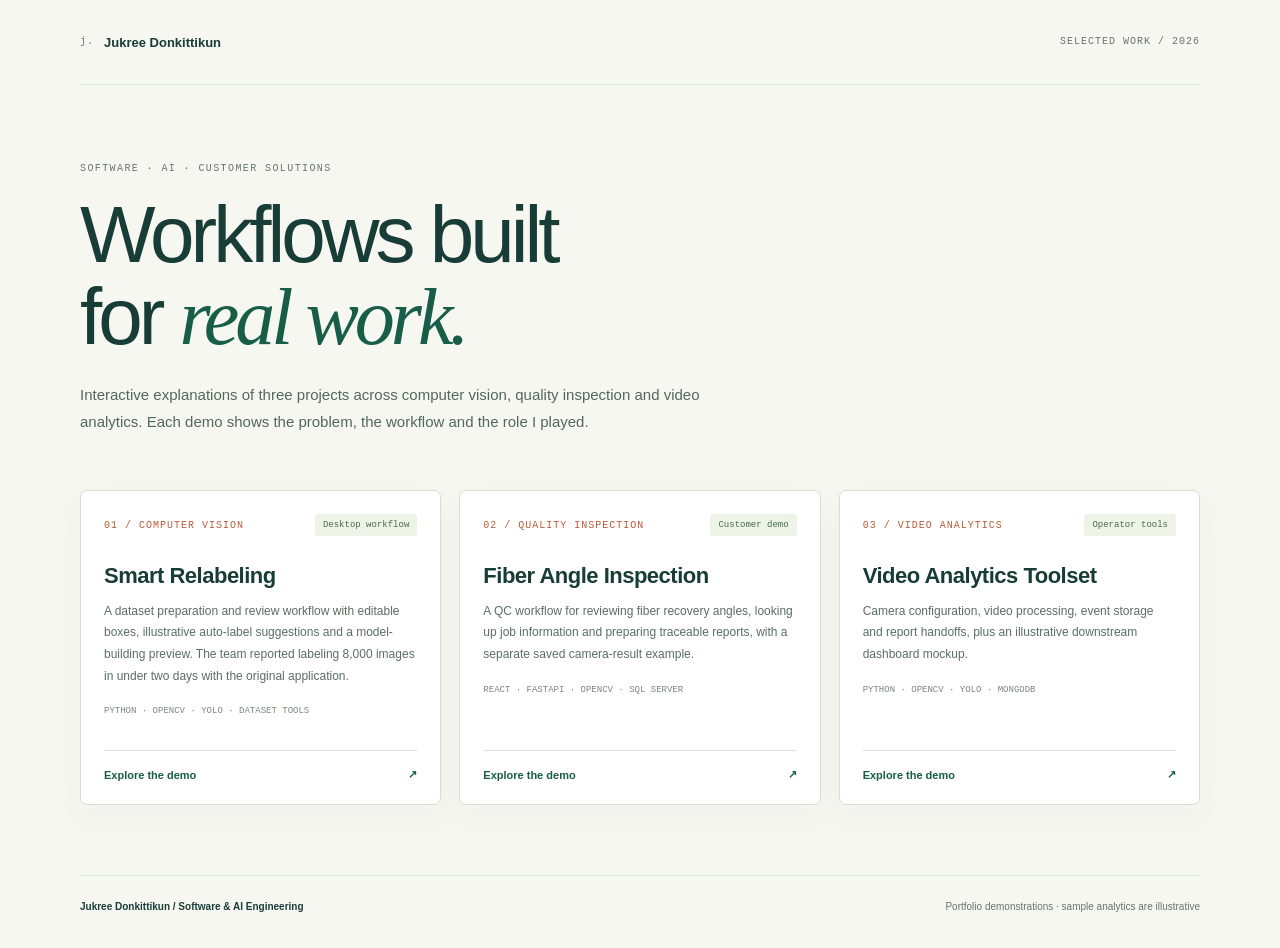
<file: index.html>
<!doctype html>
<html lang="en">
<head>
  <meta charset="utf-8">
  <meta name="viewport" content="width=device-width, initial-scale=1">
  <meta name="description" content="Interactive project showcases by Jukree Donkittikun: dataset labeling, fiber inspection, and video analytics workflows.">
  <meta name="theme-color" content="#f7f7f2">
  <title>Selected Projects — Jukree Donkittikun</title>
  <style>
    :root{color-scheme:light;--ink:#183c36;--green:#175d48;--muted:#65766b;--line:#dce3d9;--paper:#f7f7f2;--white:#fff;--pale:#edf3e7;--orange:#b85c37;font-family:Inter,"Segoe UI",Arial,sans-serif;color:var(--ink);background:var(--paper)}*{box-sizing:border-box}body{margin:0}.wrap{width:min(1120px,calc(100% - 48px));margin:auto}a{color:inherit}a:focus-visible{outline:3px solid var(--orange);outline-offset:4px}.top{display:flex;justify-content:space-between;align-items:center;min-height:85px;border-bottom:1px solid var(--line);font-size:13px}.wordmark{text-decoration:none;font-weight:650;display:flex;align-items:center;gap:10px}.mark{font:30px Georgia,serif}.top span:last-child{font:10px/1.8 Consolas,monospace;color:var(--muted);letter-spacing:1px}.hero{padding:75px 0 55px;max-width:780px}.eyebrow{font:10px/1.8 Consolas,monospace;letter-spacing:1.4px;color:var(--muted);margin:0 0 16px}.hero h1{font-size:clamp(46px,8vw,80px);font-weight:520;letter-spacing:-4px;line-height:1.02;margin:0}.hero h1 em{font-family:Georgia,serif;font-weight:400;color:var(--green)}.hero p:last-child{max-width:650px;color:#53675b;font-size:15px;line-height:1.8;margin:23px 0 0}.projects{display:grid;grid-template-columns:repeat(3,minmax(0,1fr));gap:18px;padding-bottom:70px}.card{background:var(--white);border:1px solid #d5dfd0;border-radius:7px;padding:23px;display:flex;flex-direction:column;min-height:315px;box-shadow:0 12px 35px #173d3108}.card-top{display:flex;justify-content:space-between;align-items:center;gap:10px}.number{font:10px Consolas,monospace;color:var(--orange);letter-spacing:1px}.tag{font:9px Consolas,monospace;border-radius:3px;padding:6px 8px;background:var(--pale);color:#496b4a}.card h2{font-size:22px;font-weight:550;letter-spacing:-.5px;margin:26px 0 10px;line-height:1.3}.card p{font-size:12px;line-height:1.8;color:#5b6e61;margin:0}.stack{font:9px/1.8 Consolas,monospace;color:#78877b;margin-top:16px}.card a{display:flex;justify-content:space-between;align-items:center;text-decoration:none;color:var(--green);font-size:11px;font-weight:650;border-top:1px solid var(--line);margin-top:auto;padding-top:17px}.card a:hover{text-decoration:underline}.footer{border-top:1px solid var(--line);padding:22px 0 32px;color:var(--muted);font-size:10px;line-height:1.8;display:flex;justify-content:space-between;gap:20px}.footer strong{color:var(--ink);font-weight:550}@media(max-width:780px){.projects{grid-template-columns:1fr 1fr}.card{min-height:290px}}@media(max-width:540px){.wrap{width:calc(100% - 32px)}.top{min-height:70px}.top span:last-child{font-size:8px}.hero{padding:52px 0 35px}.hero h1{font-size:52px;letter-spacing:-2.8px}.hero p:last-child{font-size:14px}.projects{grid-template-columns:1fr;gap:12px;padding-bottom:48px}.card{min-height:260px}.card h2{margin-top:18px}.footer{font-size:9px;flex-direction:column;gap:8px}}
  </style>
</head>
<body>
  <header class="wrap top"><a class="wordmark" href="./"><span class="mark">j.</span> Jukree Donkittikun</a><span>SELECTED WORK / 2026</span></header>
  <main class="wrap">
    <section class="hero"><p class="eyebrow">SOFTWARE · AI · CUSTOMER SOLUTIONS</p><h1>Workflows built<br>for <em>real work.</em></h1><p>Interactive explanations of three projects across computer vision, quality inspection and video analytics. Each demo shows the problem, the workflow and the role I played.</p></section>
    <section class="projects" aria-label="Project demos">
      <article class="card"><div class="card-top"><span class="number">01 / COMPUTER VISION</span><span class="tag">Desktop workflow</span></div><h2>Smart Relabeling</h2><p>A dataset preparation and review workflow with editable boxes, illustrative auto-label suggestions and a model-building preview. The team reported labeling 8,000 images in under two days with the original application.</p><span class="stack">PYTHON · OPENCV · YOLO · DATASET TOOLS</span><a href="smart-relabeling/index.html">Explore the demo <span aria-hidden="true">↗</span></a></article>
      <article class="card"><div class="card-top"><span class="number">02 / QUALITY INSPECTION</span><span class="tag">Customer demo</span></div><h2>Fiber Angle Inspection</h2><p>A QC workflow for reviewing fiber recovery angles, looking up job information and preparing traceable reports, with a separate saved camera-result example.</p><span class="stack">REACT · FASTAPI · OPENCV · SQL SERVER</span><a href="fiber-angle-inspection/index.html">Explore the demo <span aria-hidden="true">↗</span></a></article>
      <article class="card"><div class="card-top"><span class="number">03 / VIDEO ANALYTICS</span><span class="tag">Operator tools</span></div><h2>Video Analytics Toolset</h2><p>Camera configuration, video processing, event storage and report handoffs, plus an illustrative downstream dashboard mockup.</p><span class="stack">PYTHON · OPENCV · YOLO · MONGODB</span><a href="video-analytics-toolset/index.html">Explore the demo <span aria-hidden="true">↗</span></a></article>
    </section>
  </main>
  <footer class="wrap footer"><strong>Jukree Donkittikun / Software & AI Engineering</strong><span>Portfolio demonstrations · sample analytics are illustrative</span></footer>
</body>
</html>
</file>
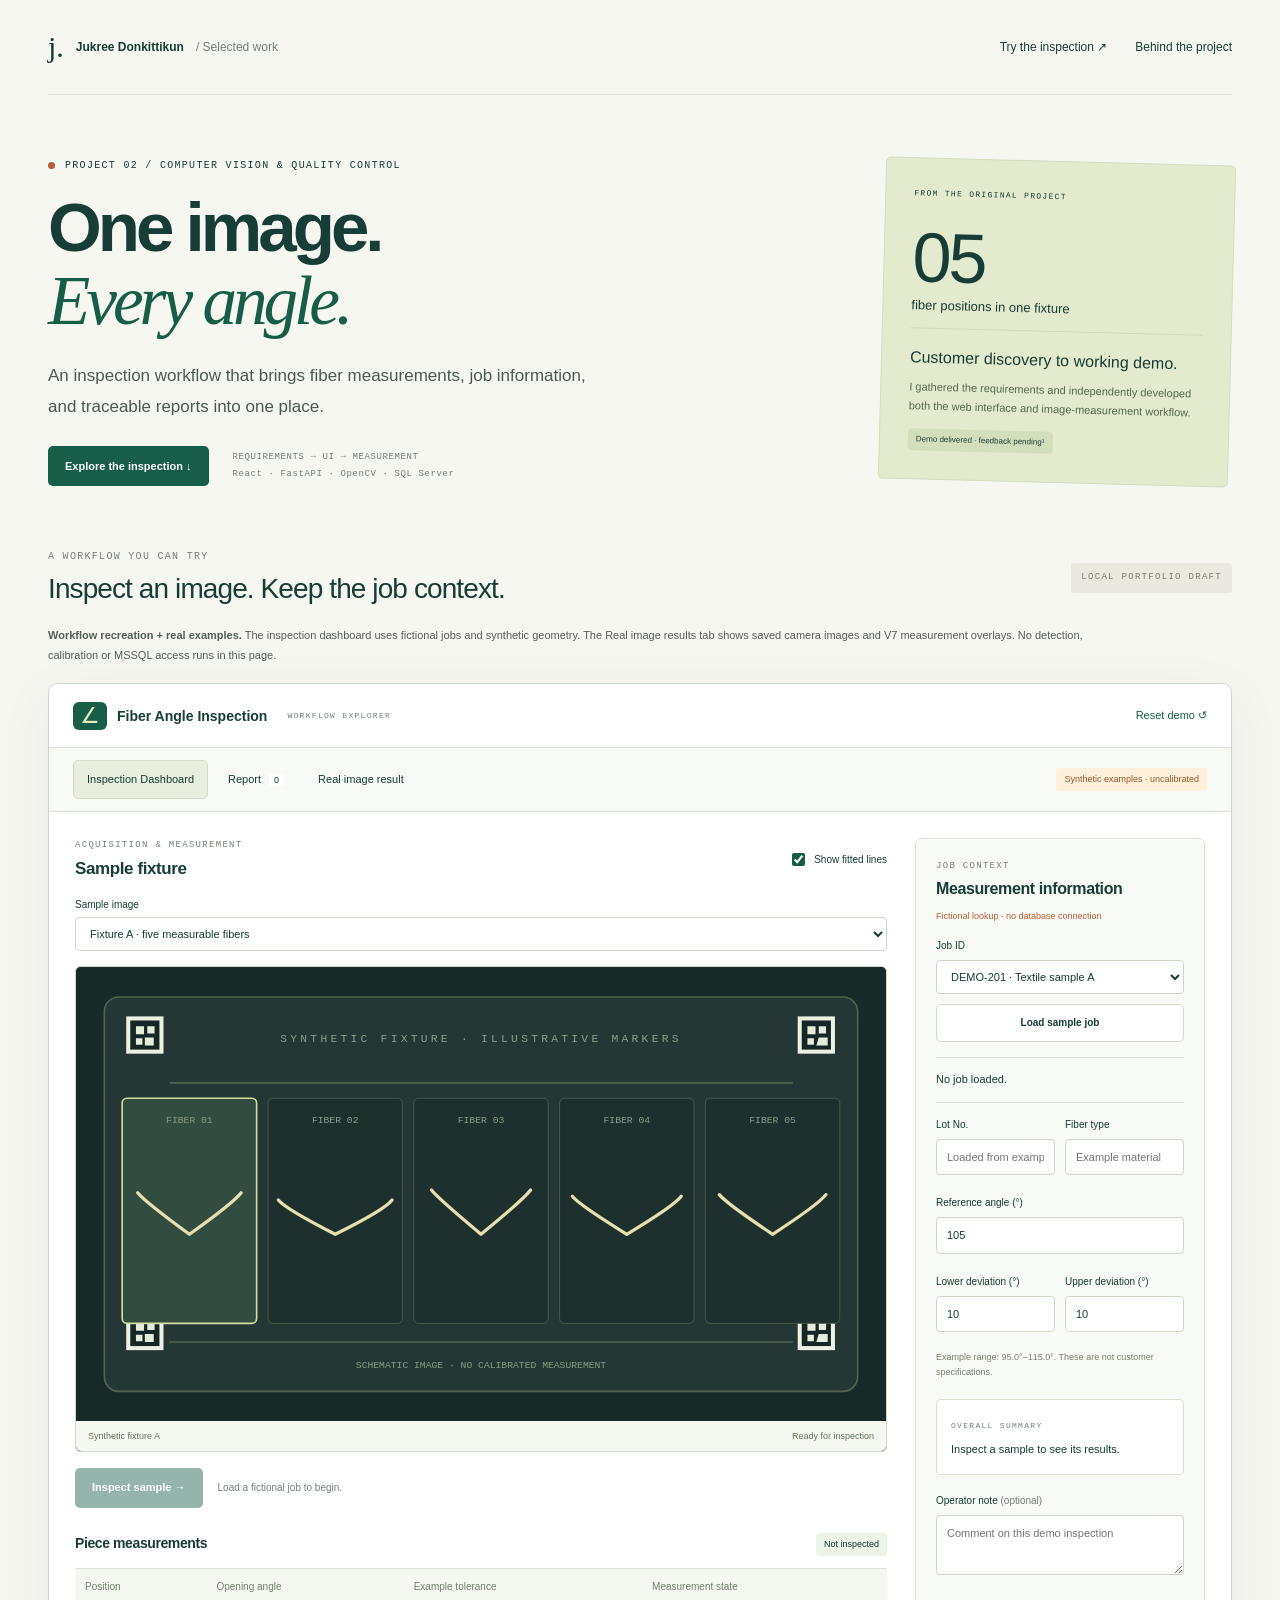
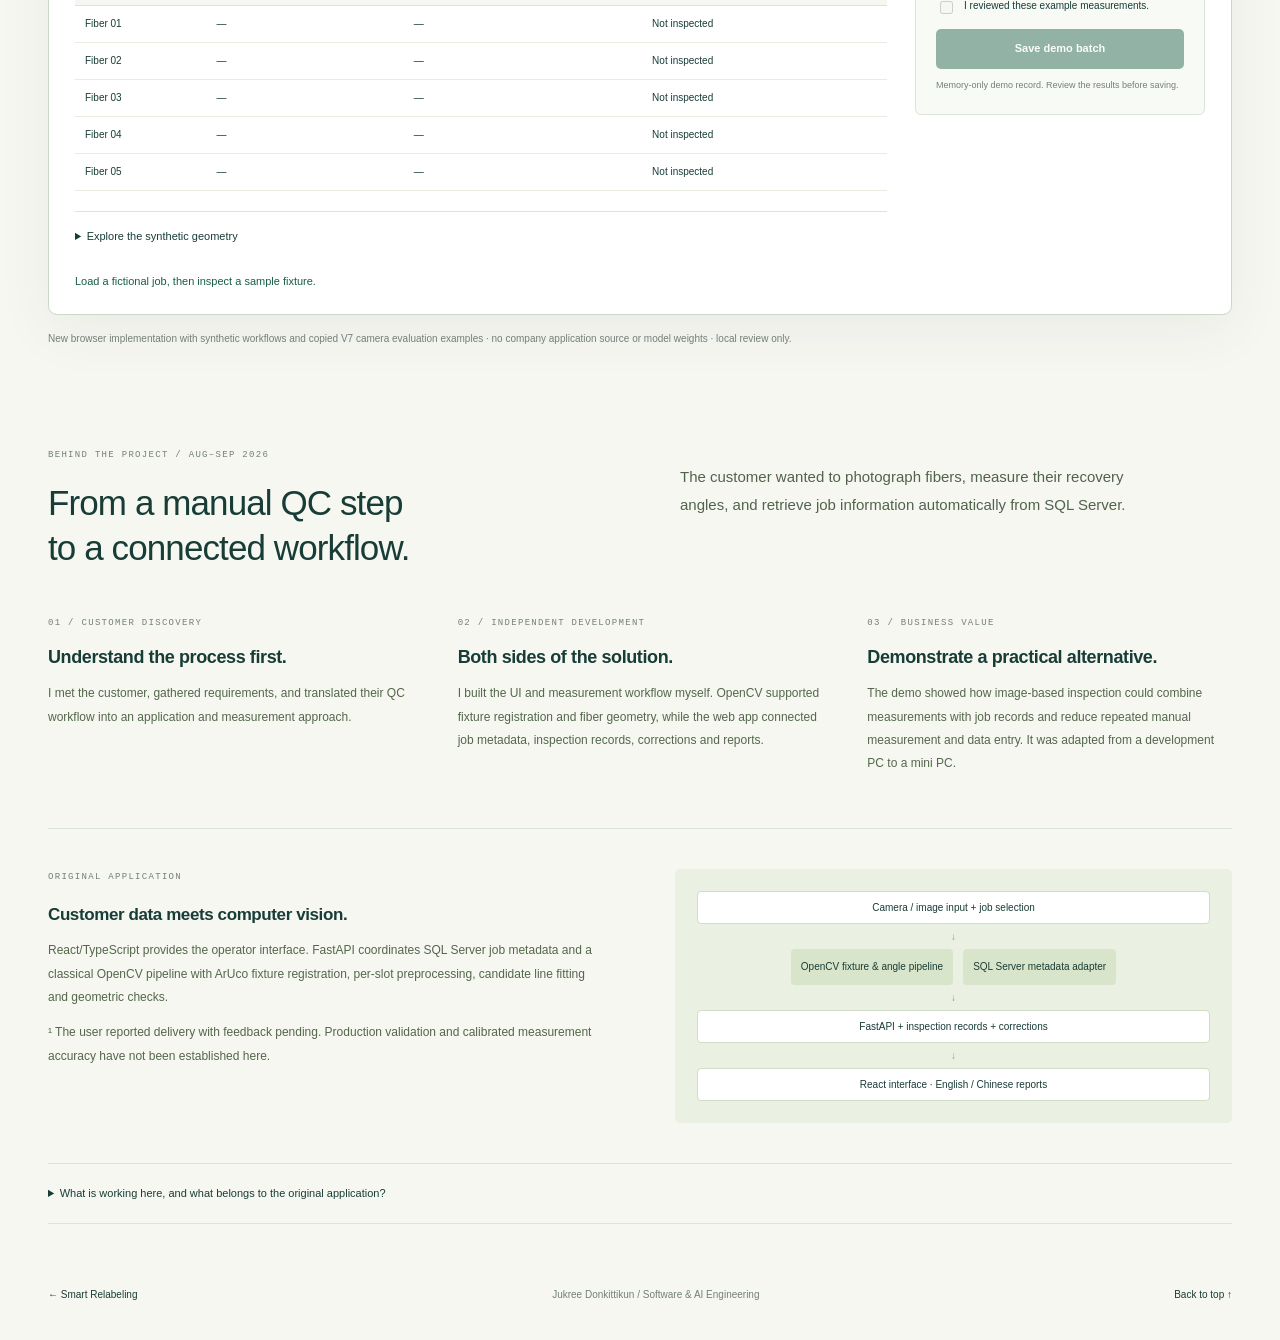
<file: fiber-angle-inspection/index.html>
<!doctype html>
<html lang="en">
<head>
  <meta charset="utf-8"><meta name="viewport" content="width=device-width,initial-scale=1">
  <meta name="description" content="Fiber angle inspection: an interactive portfolio case study by Jukree Donkittikun, combining customer requirements, image measurement and job-linked reports.">
  <title>Fiber Angle Inspection — Jukree Donkittikun</title>
  <link rel="stylesheet" href="styles.css"><script src="geometry.js" defer></script><script src="real-results.js" defer></script><script src="gallery.js" defer></script><script src="app.js" defer></script>
</head>
<body>
  <a class="skip" href="#workspace">Skip to the demo</a>
  <header class="wrap site-header"><a class="wordmark" href="../smart-relabeling/index.html"><span class="brand-icon">j.</span> Jukree Donkittikun <span class="muted">/ Selected work</span></a><nav aria-label="Page navigation"><a href="#workspace">Try the inspection ↗</a><a href="#case-study">Behind the project</a></nav></header>
  <main>
    <section class="wrap hero" aria-labelledby="page-title"><div><p class="eyebrow"><span class="dot"></span> PROJECT 02 / COMPUTER VISION & QUALITY CONTROL</p><h1 id="page-title">One image.<br><em>Every angle.</em></h1><p class="hero-copy">An inspection workflow that brings fiber measurements, job information, and traceable reports into one place.</p><div class="hero-actions"><a class="button primary" href="#workspace">Explore the inspection ↓</a><span class="hero-meta">REQUIREMENTS → UI → MEASUREMENT<br>React · FastAPI · OpenCV · SQL Server</span></div></div><aside class="feature-card"><span class="eyebrow">FROM THE ORIGINAL PROJECT</span><strong class="feature-number">05<span>fiber positions in one fixture</span></strong><div class="feature-footer"><strong>Customer discovery to working demo.</strong><p>I gathered the requirements and independently developed both the web interface and image-measurement workflow.</p><span class="pill">Demo delivered · feedback pending¹</span></div></aside></section>

    <section class="wrap demo-section" id="workspace" aria-labelledby="workspace-title">
      <div class="section-top"><div><p class="eyebrow">A WORKFLOW YOU CAN TRY</p><h2 id="workspace-title">Inspect an image. Keep the job context.</h2></div><span class="draft-label">LOCAL PORTFOLIO DRAFT</span></div>
      <p class="demo-notice"><strong>Workflow recreation + real examples.</strong> The inspection dashboard uses fictional jobs and synthetic geometry. The Real image results tab shows saved camera images and V7 measurement overlays. No detection, calibration or MSSQL access runs in this page.</p>
      <div class="app-shell"><div class="app-head"><div><span class="app-icon">∠</span><strong>Fiber Angle Inspection</strong><span class="small-cap">WORKFLOW EXPLORER</span></div><button id="reset" class="text-button">Reset demo ↺</button></div>
        <nav class="app-nav" aria-label="Application views"><div role="tablist" aria-label="Inspection application"><button role="tab" id="tab-inspection" aria-controls="panel-inspection" aria-selected="true" data-view="inspection">Inspection Dashboard</button><button role="tab" id="tab-reports" aria-controls="panel-reports" aria-selected="false" tabindex="-1" data-view="reports">Report <span id="history-count">0</span></button><button role="tab" id="tab-real" aria-controls="panel-real" aria-selected="false" tabindex="-1" data-view="real">Real image result</button></div><span id="app-mode-badge" class="pill amber">Synthetic examples · uncalibrated</span></nav>

        <section id="panel-inspection" role="tabpanel" aria-labelledby="tab-inspection" class="app-panel">
          <div id="correction-banner" class="correction-banner" hidden></div>
          <div class="inspection-grid"><div class="image-workspace"><div class="workspace-heading"><div><p class="eyebrow">ACQUISITION & MEASUREMENT</p><h3>Sample fixture</h3></div><label class="overlay-switch"><input id="show-overlay" type="checkbox" checked> Show fitted lines</label></div>
              <label for="sample-select" class="field-label">Sample image</label><select id="sample-select"><option value="standard">Fixture A · five measurable fibers</option><option value="mixed">Fixture B · measured, empty & unresolved</option><option value="unavailable">Fixture C · no reliable angles</option></select>
              <div class="fixture-frame"><svg id="fixture-canvas" viewBox="0 0 1000 560" role="img" aria-label="Synthetic five-slot fiber fixture"></svg><div class="image-caption"><span id="frame-caption">Synthetic fixture A</span><span id="processing-state">Ready for inspection</span></div></div>
              <div class="image-actions"><button id="inspect" class="button primary" disabled>Inspect sample →</button><span id="inspect-hint" class="fine-print">Load a fictional job to begin.</span></div>
              <div class="results-title"><h3>Piece measurements</h3><span id="result-count" class="pill">Not inspected</span></div>
              <div class="table-scroll"><table class="results-table"><caption class="sr-only">Measurements for the five fixture positions</caption><thead><tr><th>Position</th><th>Opening angle</th><th>Example tolerance</th><th>Measurement state</th></tr></thead><tbody id="piece-results"></tbody></table></div>
              <details class="geometry-controls"><summary>Explore the synthetic geometry</summary><p>This control changes a fictional fiber in the sample, then clears the old result. It is an explanatory tool, not a measurement-control feature copied from the desktop application.</p><div class="geometry-inputs"><label>Position<select id="slot-select"><option value="0">Fiber 01</option><option value="1">Fiber 02</option><option value="2">Fiber 03</option><option value="3">Fiber 04</option><option value="4">Fiber 05</option></select></label><label>Opening angle <output id="angle-value">102.4°</output><input id="synthetic-angle" type="range" min="40" max="170" step="0.1" value="102.4"></label></div><p id="geometry-hint" class="fine-print">Re-inspect after changing the sample.</p></details>
            </div>
            <aside class="context-panel"><p class="eyebrow">JOB CONTEXT</p><h3>Measurement information</h3><span class="mock-label">Fictional lookup · no database connection</span><label for="job-select">Job ID</label><select id="job-select"><option value="DEMO-201">DEMO-201 · Textile sample A</option><option value="DEMO-202">DEMO-202 · Textile sample B</option><option value="DEMO-203">DEMO-203 · Development sample</option></select><button class="button secondary full" id="load-job">Load sample job</button><div id="job-description" class="job-description">No job loaded.</div><div class="field-pair"><label>Lot No.<input id="lot" maxlength="50" placeholder="Loaded from example job"></label><label>Fiber type<input id="fiber-type" maxlength="50" placeholder="Example material"></label></div><label>Reference angle (°)<input id="reference" type="number" min="0" max="180" step="0.1" value="105"></label><div class="field-pair"><label>Lower deviation (°)<input id="lower" type="number" min="0" max="180" step="0.1" value="10"></label><label>Upper deviation (°)<input id="upper" type="number" min="0" max="180" step="0.1" value="10"></label></div><p class="range-note" id="tolerance-description">Example range: 95.0°–115.0°. These are not customer specifications.</p><div class="overall-summary" id="overall-summary"><span class="small-cap">OVERALL SUMMARY</span><p>Inspect a sample to see its results.</p></div><label>Operator note <span class="muted">(optional)</span><textarea id="operator-note" maxlength="300" rows="2" placeholder="Comment on this demo inspection"></textarea></label><label class="review-check"><input id="confirm-review" type="checkbox" disabled><span>I reviewed these example measurements.</span></label><button class="button primary full" id="save-batch" disabled>Save demo batch</button><p class="fine-print" id="save-hint">Saved batches live in this page's memory only.</p></aside>
          </div>
        </section>

        <section id="panel-real" role="tabpanel" aria-labelledby="tab-real" class="app-panel" hidden>
          <div class="workspace-heading"><div><p class="eyebrow">REAL CAMERA IMAGES / V7 MEASUREMENT OUTPUTS</p><h3>What the fibers and fitted lines actually look like.</h3></div><span class="pill">V7 · 1920 × 1080</span></div>
          <p class="panel-lead">One representative physical-camera capture processed by the V7 measurement pipeline. Switch between the original photograph and its result overlay, with the five matching angle records below. This is a saved, uncalibrated evaluation output.</p>
          <div class="gallery-layout"><div class="real-detail"><div id="real-selected"><div class="real-view-toolbar"><div class="real-view-buttons" role="group" aria-label="Image view"><button id="real-show-result" aria-pressed="true">V7 result overlay</button><button id="real-show-raw" aria-pressed="false">Original photograph</button></div></div><figure class="real-image-figure"><img id="real-image" alt="" decoding="async"><figcaption><strong id="real-filename"></strong><span id="real-caption"></span></figcaption></figure><p id="real-image-error" class="fine-print" role="alert" hidden>Image unavailable. Keep the assets/real folder alongside this page.</p><div class="real-links"><a id="real-open-image" target="_blank" rel="noopener">Open full-resolution image ↗</a><button id="real-export" class="text-button">↓ Download this image's result records</button></div><div class="results-title"><h3>Recorded V7 per-fiber results</h3><span id="real-measured-count" class="pill"></span></div><div class="table-scroll"><table class="results-table"><caption class="sr-only">V7 results from the matching evaluation records</caption><thead><tr><th>Position</th><th>Saved angle</th><th>Saved status</th><th>Selected method</th></tr></thead><tbody id="real-results-body"></tbody></table></div><p class="fine-print">Angles are read from each saved V7 result record. The overlay’s “OK” labels belong to that demo run; they do not establish measurement accuracy or production QC approval.</p><details class="real-provenance"><summary>Result source and interpretation</summary><p><strong>Measurement profile:</strong> <code>black-fixture-final-cascade-live-v7</code></p><p><strong>Saved evaluation set:</strong> <code>resolution-bundle-foundation-20260827/run-two-mode-20260827-v2</code></p><p>Representative case: physical-1920-r1, a 1920 × 1080 physical-camera capture with its saved V7 final overlay and five matching angle/status records.</p><p>All image files and source records were verified against the evaluation artifact manifest and copied unchanged. These are V7 evaluation outputs; calibrated metrology and the exact customer-installed build remain unverified.</p></details></div></div></div>
        </section>

        <section id="panel-reports" role="tabpanel" aria-labelledby="tab-reports" class="app-panel" hidden>
          <div class="workspace-heading"><div><p class="eyebrow">SAVED BATCHES & REPORTS</p><h3>A record for each inspection.</h3></div><button class="button secondary" id="new-inspection">New inspection →</button></div>
          <p class="panel-lead print-excluded">Saved demo batches are snapshots. A correction adds a linked batch and preserves the original. Nothing is sent to a server or retained after reload.</p>
          <div id="empty-history" class="empty-state"><span>∠</span><h3>No saved batches yet.</h3><p>Load a job, inspect a sample and review its measurements, then save a demo batch.</p></div>
          <div id="report-content" hidden><div class="report-layout"><aside class="history-list"><label for="history-filter">Filter by job</label><select id="history-filter"><option value="all">All jobs</option><option value="DEMO-201">DEMO-201</option><option value="DEMO-202">DEMO-202</option><option value="DEMO-203">DEMO-203</option></select><div id="batch-list" aria-label="Saved batches"></div></aside><div class="report-workspace"><div class="report-toolbar"><label>Report language<select id="report-language"><option value="en">English</option><option value="zh">中文</option></select></label><div><button id="export-csv" class="button secondary">↓ CSV</button><button id="export-json" class="button secondary">↓ JSON</button><button id="print-report" class="button primary">Print / Save as PDF</button></div></div><article id="report-sheet" class="report-sheet"></article><div class="correction-actions"><button id="correct-batch" class="text-button">Create a corrected demo batch →</button><span class="fine-print">The original record remains unchanged.</span></div></div></div></div>
        </section>
        <p id="app-status" role="status" aria-live="polite" class="app-status">Load a fictional job, then inspect a sample fixture.</p>
      </div>
      <p class="demo-caption">New browser implementation with synthetic workflows and copied V7 camera evaluation examples · no company application source or model weights · local review only.</p>
    </section>

    <section id="case-study" class="wrap case-study"><div class="story-intro"><div><p class="eyebrow">BEHIND THE PROJECT / AUG–SEP 2026</p><h2>From a manual QC step<br>to a connected workflow.</h2></div><p>The customer wanted to photograph fibers, measure their recovery angles, and retrieve job information automatically from SQL Server.</p></div><div class="story-columns"><article><span class="small-cap">01 / CUSTOMER DISCOVERY</span><h3>Understand the process first.</h3><p>I met the customer, gathered requirements, and translated their QC workflow into an application and measurement approach.</p></article><article><span class="small-cap">02 / INDEPENDENT DEVELOPMENT</span><h3>Both sides of the solution.</h3><p>I built the UI and measurement workflow myself. OpenCV supported fixture registration and fiber geometry, while the web app connected job metadata, inspection records, corrections and reports.</p></article><article><span class="small-cap">03 / BUSINESS VALUE</span><h3>Demonstrate a practical alternative.</h3><p>The demo showed how image-based inspection could combine measurements with job records and reduce repeated manual measurement and data entry. It was adapted from a development PC to a mini PC.</p></article></div><div class="architecture"><div><p class="eyebrow">ORIGINAL APPLICATION</p><h3>Customer data meets computer vision.</h3><p>React/TypeScript provides the operator interface. FastAPI coordinates SQL Server job metadata and a classical OpenCV pipeline with ArUco fixture registration, per-slot preprocessing, candidate line fitting and geometric checks.</p><p>¹ The user reported delivery with feedback pending. Production validation and calibrated measurement accuracy have not been established here.</p></div><div class="architecture-flow"><span>Camera / image input + job selection</span><b>↓</b><div><span>OpenCV fixture & angle pipeline</span><span>SQL Server metadata adapter</span></div><b>↓</b><span>FastAPI + inspection records + corrections</span><b>↓</b><span>React interface · English / Chinese reports</span></div></div><details class="scope-details"><summary>What is working here, and what belongs to the original application?</summary><p><strong>Working here:</strong> fictional job selection, real angle mathematics on synthetic vectors, example tolerance checks, mixed-result handling, immutable in-memory batch snapshots, linked corrections, CSV/JSON downloads and browser PDF printing.</p><p><strong>Not executed:</strong> camera acquisition, OpenCV detection, ArUco decoding, image-based calibration, MSSQL queries, durable storage or server-generated PDF/XLSX reports. This is a workflow demonstration, not a validated inspection instrument.</p></details></section>
  </main>
  <footer class="wrap site-footer"><a href="../smart-relabeling/index.html">← Smart Relabeling</a><span>Jukree Donkittikun / Software & AI Engineering</span><a href="#">Back to top ↑</a></footer>
</body>
</html>
</file>
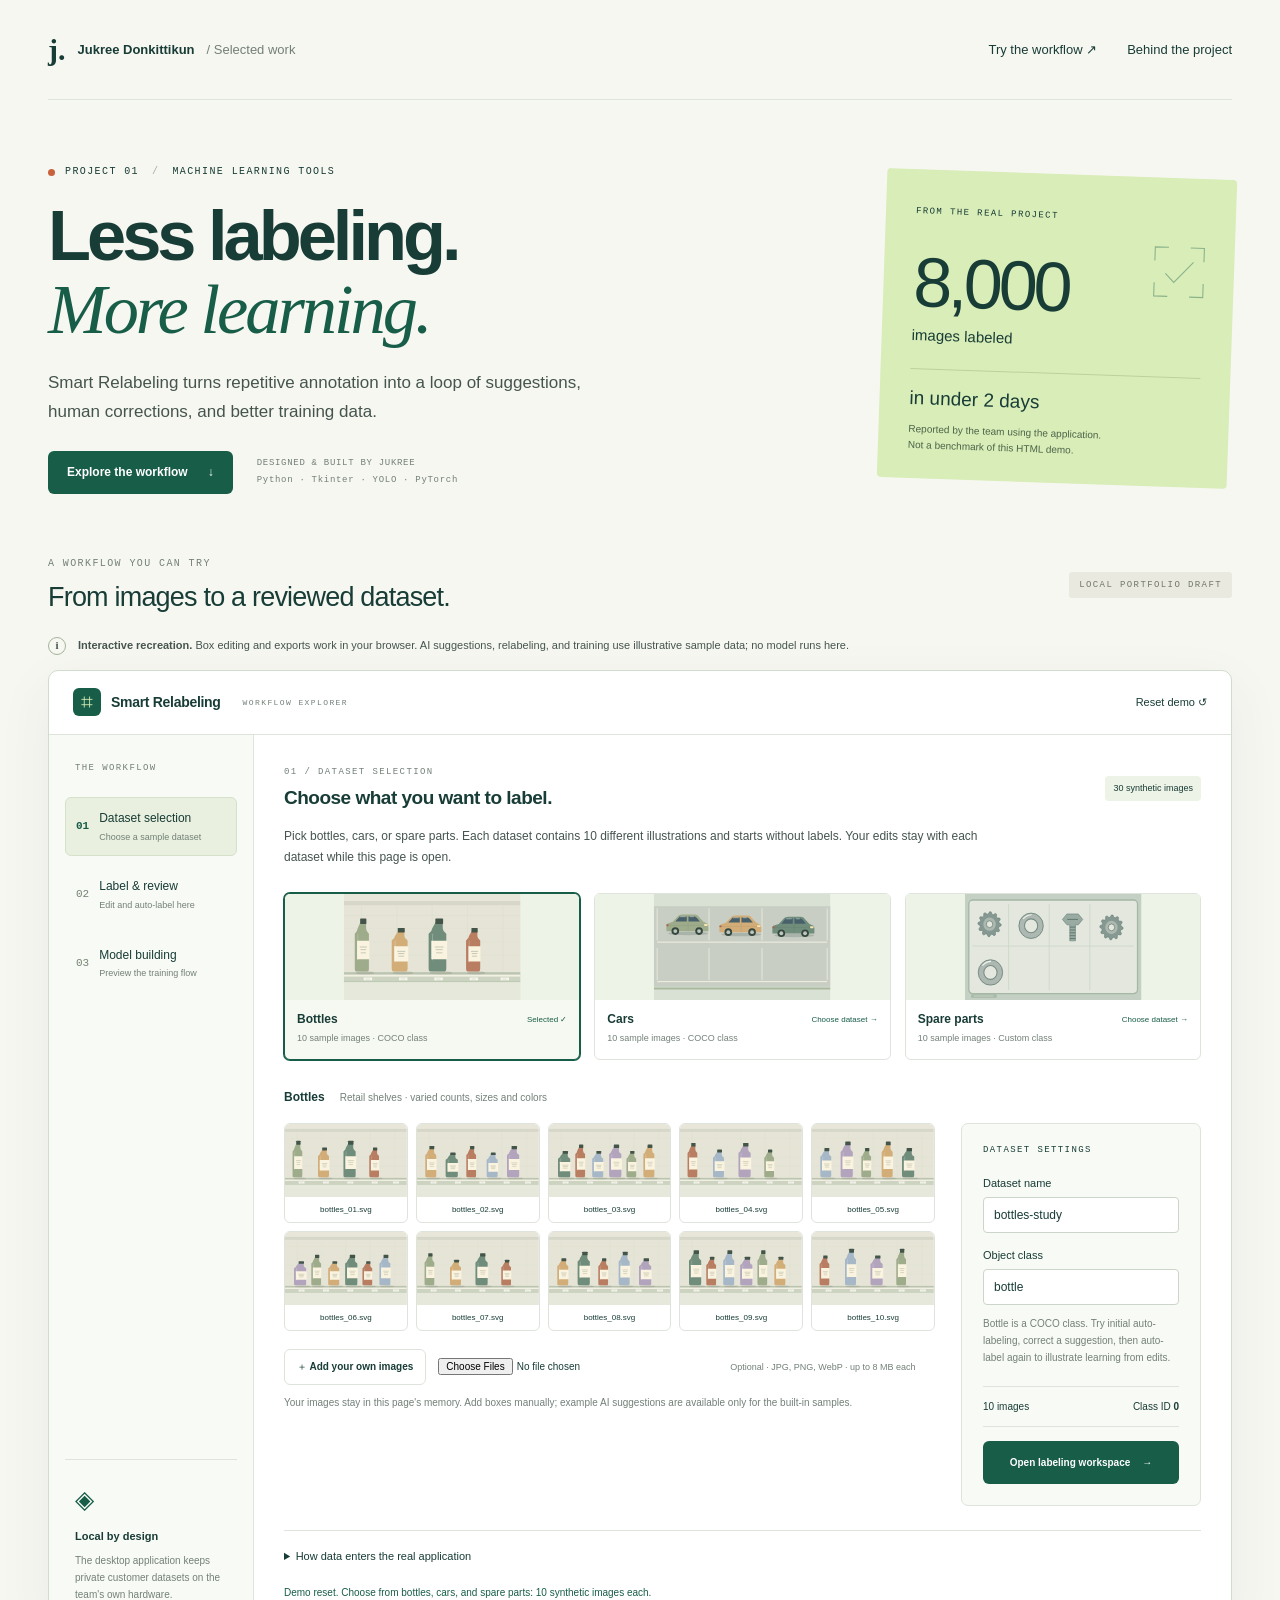
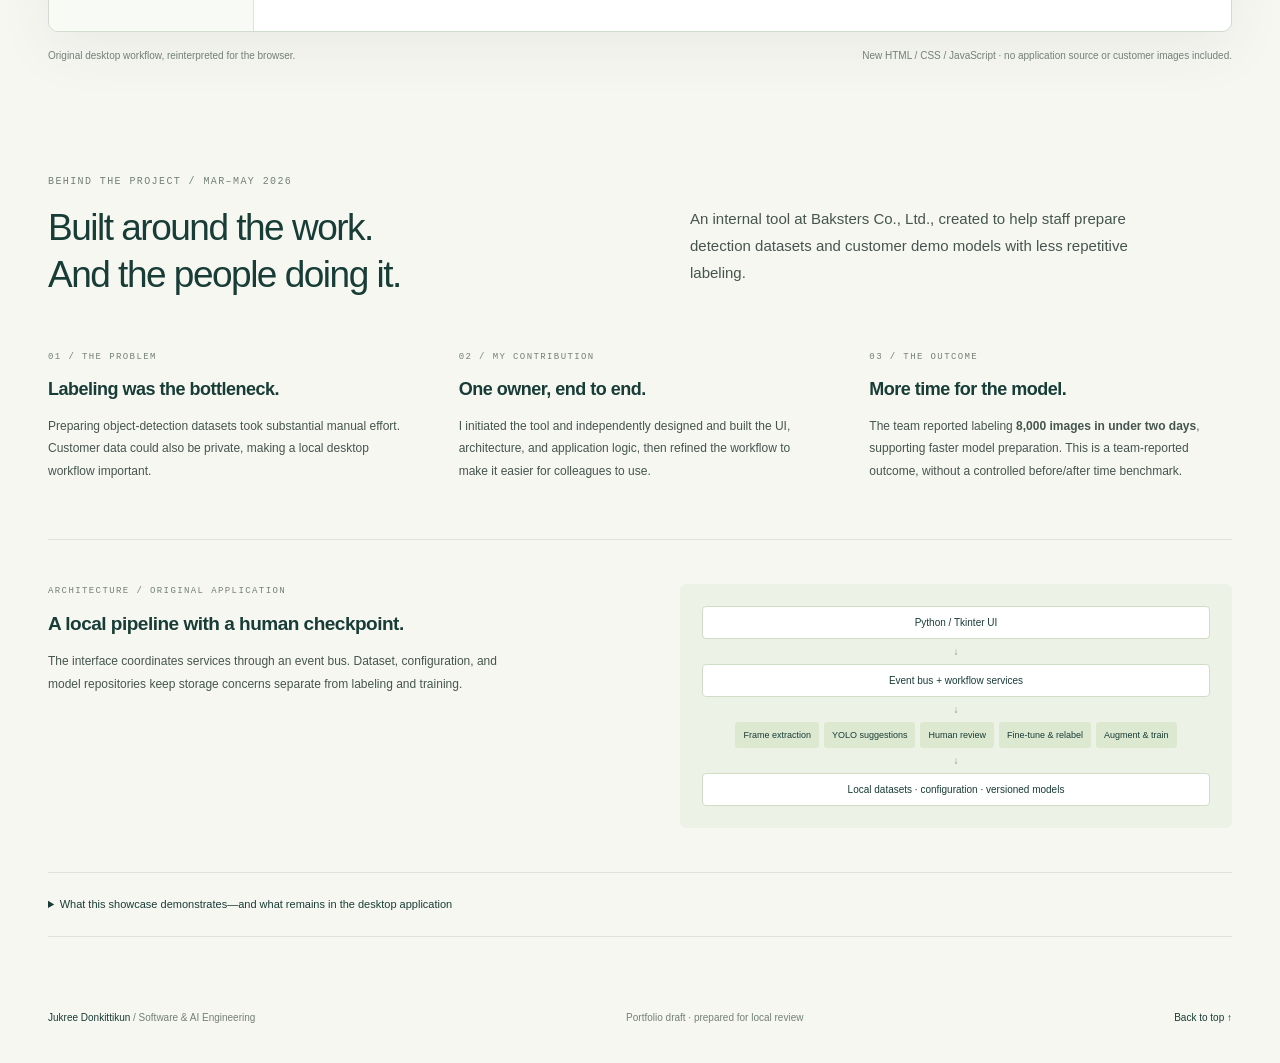
<file: smart-relabeling/index.html>
<!doctype html>
<html lang="en">
<head>
  <meta charset="utf-8">
  <meta name="viewport" content="width=device-width,initial-scale=1">
  <meta name="description" content="An interactive case study of Smart Relabeling: a local dataset labeling and model-training workflow designed and built by Jukree Donkittikun.">
  <title>Smart Relabeling — Jukree Donkittikun</title>
  <link rel="stylesheet" href="styles.css">
  <script src="samples.js" defer></script>
  <script src="app.js" defer></script>
</head>
<body>
  <a class="skip" href="#workspace">Skip to interactive demo</a>
  <header class="site-header wrap">
    <a class="wordmark" href="#"><span class="brand-icon" aria-hidden="true">j.</span> Jukree Donkittikun <span class="muted">/ Selected work</span></a>
    <nav aria-label="Page navigation"><a href="#workspace">Try the workflow <span aria-hidden="true">↗</span></a><a href="#case-study">Behind the project</a></nav>
  </header>
  <main>
    <section class="hero wrap" aria-labelledby="title">
      <div>
        <p class="eyebrow"><span class="dot"></span> PROJECT 01 <span class="eyebrow-sep">/</span> MACHINE LEARNING TOOLS</p>
        <h1 id="title">Less labeling.<br><span>More learning.</span></h1>
        <p class="hero-copy">Smart Relabeling turns repetitive annotation into a loop of suggestions, human corrections, and better training data.</p>
        <div class="hero-actions"><a class="button primary" href="#workspace">Explore the workflow <span aria-hidden="true">↓</span></a><span class="hero-meta">DESIGNED & BUILT BY JUKREE<br>Python · Tkinter · YOLO · PyTorch</span></div>
      </div>
      <aside class="impact" aria-label="Reported project impact">
        <span class="small-cap">FROM THE REAL PROJECT</span>
        <div class="impact-number">8,000<span>images labeled</span></div>
        <div class="impact-footer"><strong>in under 2 days</strong><span>Reported by the team using the application.<br>Not a benchmark of this HTML demo.</span></div>
        <svg class="impact-decor" viewBox="0 0 110 110" aria-hidden="true"><path d="M10 35V10h25M75 10h25v25M100 75v25H75M35 100H10V75"/><path d="m30 58 16 16 35-38"/></svg>
      </aside>
    </section>

    <section class="wrap demo-section" id="workspace" aria-labelledby="demo-heading">
      <div class="section-top"><div><p class="eyebrow">A WORKFLOW YOU CAN TRY</p><h2 id="demo-heading">From images to a reviewed dataset.</h2></div><span class="draft-label">LOCAL PORTFOLIO DRAFT</span></div>
      <div class="demo-notice"><span class="notice-icon" aria-hidden="true">i</span><p><strong>Interactive recreation.</strong> Box editing and exports work in your browser. AI suggestions, relabeling, and training use illustrative sample data; no model runs here.</p></div>
      <div class="app-shell">
        <div class="app-top"><div class="app-brand"><span class="app-logo" aria-hidden="true">⌗</span><strong>Smart Relabeling</strong><span class="app-version">WORKFLOW EXPLORER</span></div><button class="text-button" id="reset">Reset demo ↺</button></div>
        <div class="app-body">
          <aside class="workflow-nav" aria-label="Workflow stages">
            <span class="nav-caption">THE WORKFLOW</span>
            <div role="tablist" aria-label="Workflow" aria-orientation="vertical" id="stage-tabs">
              <button role="tab" id="tab-prepare" aria-controls="panel-prepare" aria-selected="true" data-stage="prepare"><span class="step-num">01</span><span>Dataset selection<small>Choose a sample dataset</small></span></button>
              <button role="tab" id="tab-review" aria-controls="panel-review" aria-selected="false" tabindex="-1" data-stage="review"><span class="step-num">02</span><span>Label & review<small>Edit and auto-label here</small></span></button>
              <button role="tab" id="tab-build" aria-controls="panel-build" aria-selected="false" tabindex="-1" data-stage="build"><span class="step-num">03</span><span>Model building<small>Preview the training flow</small></span></button>
            </div>
            <div class="local-card"><span aria-hidden="true">◈</span><strong>Local by design</strong><p>The desktop application keeps private customer datasets on the team's own hardware.</p></div>
          </aside>
          <div class="app-content">
            <section role="tabpanel" id="panel-prepare" aria-labelledby="tab-prepare">
              <div class="panel-title"><div><p class="eyebrow">01 / DATASET SELECTION</p><h3>Choose what you want to label.</h3></div><span class="pill">30 synthetic images</span></div>
              <p class="panel-lead">Pick bottles, cars, or spare parts. Each dataset contains 10 different illustrations and starts without labels. Your edits stay with each dataset while this page is open.</p>
              <div class="dataset-picker" id="dataset-picker" role="group" aria-label="Sample datasets"></div>
              <div class="dataset-overview"><strong id="selected-dataset-title">Bottles</strong><span id="dataset-description"></span></div>
              <div class="setup-grid"><div><div class="sample-grid" id="sample-grid"></div><div class="upload-row"><label class="button secondary" for="image-input">＋ Add your own images</label><input id="image-input" type="file" accept="image/jpeg,image/png,image/webp" multiple><span>Optional · JPG, PNG, WebP · up to 8 MB each</span></div><p class="fine-print">Your images stay in this page's memory. Add boxes manually; example AI suggestions are available only for the built-in samples.</p></div>
              <aside class="dataset-config"><span class="small-cap">DATASET SETTINGS</span><label for="dataset-name">Dataset name</label><input id="dataset-name" maxlength="60" value="bottles-study"><label for="class-name">Object class</label><input id="class-name" maxlength="30" value="bottle"><p id="class-context">One class per demo dataset. The desktop tool supports multiple classes and COCO class mapping.</p><div class="config-summary"><span id="image-total">10 images</span><span>Class ID <strong>0</strong></span></div><button class="button primary full" id="start-review">Open labeling workspace <span aria-hidden="true">→</span></button></aside></div>
              <details class="context-note"><summary>How data enters the real application</summary><p>Start a new dataset or reopen an existing one. Import an image folder or extract a selected range of video frames. Map supported COCO classes for initial YOLO suggestions, or create custom classes for manual labeling. A diverse-image picker helps choose examples to review first.</p></details>
            </section>

            <section role="tabpanel" id="panel-review" aria-labelledby="tab-review" hidden>
              <div class="panel-title"><div><p class="eyebrow">02 / LABEL & REVIEW</p><h3>Label, review, and auto-label in one place.</h3></div><span class="pill" id="verified-count">0 / 10 reviewed</span></div>
              <div class="auto-label-bar"><div><strong id="review-dataset-name">Bottles</strong><p id="relabel-requirement">Run auto-labeling to get example suggestions, then correct them here.</p></div><button class="button primary" id="run-relabel">Auto-label dataset ↻</button></div>
              <div class="editor-toolbar"><div class="segmented" aria-label="Editor tool"><button id="tool-select" aria-pressed="true">↖ Select / move</button><button id="tool-draw" aria-pressed="false">＋ Draw a box</button></div><button class="text-button" id="clear-selection">Deselect</button><span class="toolbar-spacer"></span><span class="small-cap">EXAMPLE PREDICTIONS</span></div>
              <div class="editor-layout"><div class="image-column"><div class="canvas-wrap"><svg id="annotation-canvas" viewBox="0 0 800 480" role="img" tabindex="0" aria-describedby="editor-help" aria-label="Dataset image with editable annotation boxes"><title>Shelf annotation workspace</title></svg><div class="canvas-caption"><span id="image-caption">bottles_01.svg</span><span id="review-status">Needs review</span></div></div><div class="filmstrip" id="filmstrip" aria-label="Dataset images"></div><p class="editor-help" id="editor-help">Select a box to move it. Draw around a missed object, or use “Add centered box” for keyboard editing.</p></div>
              <aside class="inspector"><div class="inspector-heading"><span class="small-cap">ANNOTATIONS</span><span class="count-badge" id="box-count">0</span></div><label class="range-label" for="confidence">Suggestion confidence <output id="confidence-value">35%</output></label><input id="confidence" type="range" min="5" max="95" value="35" step="5"><p class="fine-print">Filters example suggestions. Human edits stay visible; hidden boxes remain in the export.</p><div id="annotation-list" class="annotation-list" aria-label="Boxes in the current image"></div><div id="box-fields" hidden><span class="small-cap">SELECTED BOX · % OF IMAGE</span><div class="box-inputs"><label>X<input id="box-x" type="number" min="0" max="99" step="0.5"></label><label>Y<input id="box-y" type="number" min="0" max="99" step="0.5"></label><label>Width<input id="box-w" type="number" min="1" max="100" step="0.5"></label><label>Height<input id="box-h" type="number" min="1" max="100" step="0.5"></label></div><button id="delete-box" class="text-button danger">Delete selected box</button></div><button class="button secondary full" id="add-box">＋ Add centered box</button><button class="button primary full" id="verify-image">Mark reviewed ✓</button><p class="fine-print">Reviewed or edited images are protected during smart relabeling.</p></aside></div>
              <div class="auto-label-summary"><span><strong id="protected-count">0</strong> protected images</span><span><strong id="eligible-count">10</strong> available for auto-labeling</span><span><strong id="round-count">0</strong> demo rounds</span><span class="pill amber">Simulated AI</span></div>
              <div class="inline-run-log" id="relabel-log" role="status" aria-live="polite">No auto-labeling run yet. Start with suggestions or label objects manually.</div>
              <details class="context-note"><summary>How the review and auto-labeling loop works</summary><p>Bottles and cars illustrate initial suggestions from a pretrained COCO class. Spare parts represent a custom class: label an example first. After human edits, the original app can fine-tune and update only unedited images. Reviewed and edited images are protected. Repeated runs can reuse a previous fine-tuned model if the human labels have not changed. All AI results here are scripted illustrations, not real inference.</p></details>
              <div class="panel-footer"><button class="text-button" id="export-labels">↓ Export annotation JSON</button><button class="button secondary" data-go="build">Continue to model building →</button></div>
            </section>

            <section role="tabpanel" id="panel-build" aria-labelledby="tab-build" hidden>
              <div class="panel-title"><div><p class="eyebrow">03 / MODEL BUILDING</p><h3>From reviewed labels to a model run.</h3></div><span class="pill amber">Training simulation</span></div>
              <p class="panel-lead">The real application augments the dataset, trains a YOLO model, and records a versioned result. This accelerated walkthrough creates a run summary, not model weights.</p>
              <div class="build-layout"><div class="build-settings"><span class="small-cap">RUN CONFIGURATION</span><label for="epochs">Epochs to illustrate</label><select id="epochs"><option value="20">20 epochs</option><option value="40">40 epochs</option><option value="80" selected>80 epochs · desktop default</option></select><div class="build-summary" id="build-summary"></div><button class="button primary full" id="build-model">Preview model build →</button><button class="text-button full" id="cancel-build" hidden>Cancel preview</button><p class="fine-print" id="build-requirement">Review at least one image before starting.</p></div><div class="training-view"><div class="training-head"><span class="small-cap">ILLUSTRATIVE TRAINING RUN</span><span id="training-state">Ready when you are</span></div><div class="progress-track" role="progressbar" aria-label="Simulated training progress" aria-valuemin="0" aria-valuemax="100" aria-valuenow="0" id="training-progress"><div id="training-bar"></div></div><svg id="training-chart" viewBox="0 0 560 210" role="img" aria-label="Illustrative loss curve; no real training measurements"><path class="grid-lines" d="M35 25H540M35 75H540M35 125H540M35 175H540M35 25V175"/><text x="35" y="203">START</text><text x="452" y="203">FINAL EPOCH</text><path id="loss-line" d=""/></svg><p class="chart-caption">Example loss trend · not measured model performance</p><div id="training-log" class="training-log" role="status" aria-live="polite">Run a preview to see augmentation, training, and model registration.</div><button class="button secondary" id="download-run" hidden>↓ Download demo run summary</button></div></div>
            </section>
            <p id="app-status" class="app-status" role="status" aria-live="polite">Ready. Explore the sample dataset or add your own images.</p>
          </div>
        </div>
      </div>
      <p class="demo-caption"><span>Original desktop workflow, reinterpreted for the browser.</span><span>New HTML / CSS / JavaScript · no application source or customer images included.</span></p>
    </section>

    <section class="case-study wrap" id="case-study" aria-labelledby="story-title"><div class="story-intro"><p class="eyebrow">BEHIND THE PROJECT / MAR–MAY 2026</p><h2 id="story-title">Built around the work.<br>And the people doing it.</h2><p>An internal tool at Baksters Co., Ltd., created to help staff prepare detection datasets and customer demo models with less repetitive labeling.</p></div><div class="story-columns"><article><span class="story-number">01 / THE PROBLEM</span><h3>Labeling was the bottleneck.</h3><p>Preparing object-detection datasets took substantial manual effort. Customer data could also be private, making a local desktop workflow important.</p></article><article><span class="story-number">02 / MY CONTRIBUTION</span><h3>One owner, end to end.</h3><p>I initiated the tool and independently designed and built the UI, architecture, and application logic, then refined the workflow to make it easier for colleagues to use.</p></article><article><span class="story-number">03 / THE OUTCOME</span><h3>More time for the model.</h3><p>The team reported labeling <strong>8,000 images in under two days</strong>, supporting faster model preparation. This is a team-reported outcome, without a controlled before/after time benchmark.</p></article></div>
      <div class="architecture"><div><p class="eyebrow">ARCHITECTURE / ORIGINAL APPLICATION</p><h3>A local pipeline with a human checkpoint.</h3><p>The interface coordinates services through an event bus. Dataset, configuration, and model repositories keep storage concerns separate from labeling and training.</p></div><div class="architecture-flow"><span>Python / Tkinter UI</span><i aria-hidden="true">↓</i><span>Event bus + workflow services</span><i aria-hidden="true">↓</i><div><span>Frame extraction</span><span>YOLO suggestions</span><span>Human review</span><span>Fine-tune & relabel</span><span>Augment & train</span></div><i aria-hidden="true">↓</i><span>Local datasets · configuration · versioned models</span></div></div>
      <details class="scope-details"><summary>What this showcase demonstrates—and what remains in the desktop application</summary><div class="scope-grid"><div><h4>Working in this browser</h4><p>Sample selection, local image preview, annotation creation and movement, numeric box editing, confidence filtering, review protection, JSON export, and simulated training controls.</p></div><div><h4>Illustrated, not executed</h4><p>YOLO inference, video frame extraction, diverse-image selection, image augmentation, fine-tuning, mAP evaluation, and trained-model export. The original application supports these workflow stages; this showcase contains no ML weights or backend.</p></div></div></details>
    </section>
  </main>
  <footer class="wrap site-footer"><span>Jukree Donkittikun <span class="muted">/ Software & AI Engineering</span></span><span>Portfolio draft · prepared for local review</span><a href="#">Back to top ↑</a></footer>
</body>
</html>
</file>
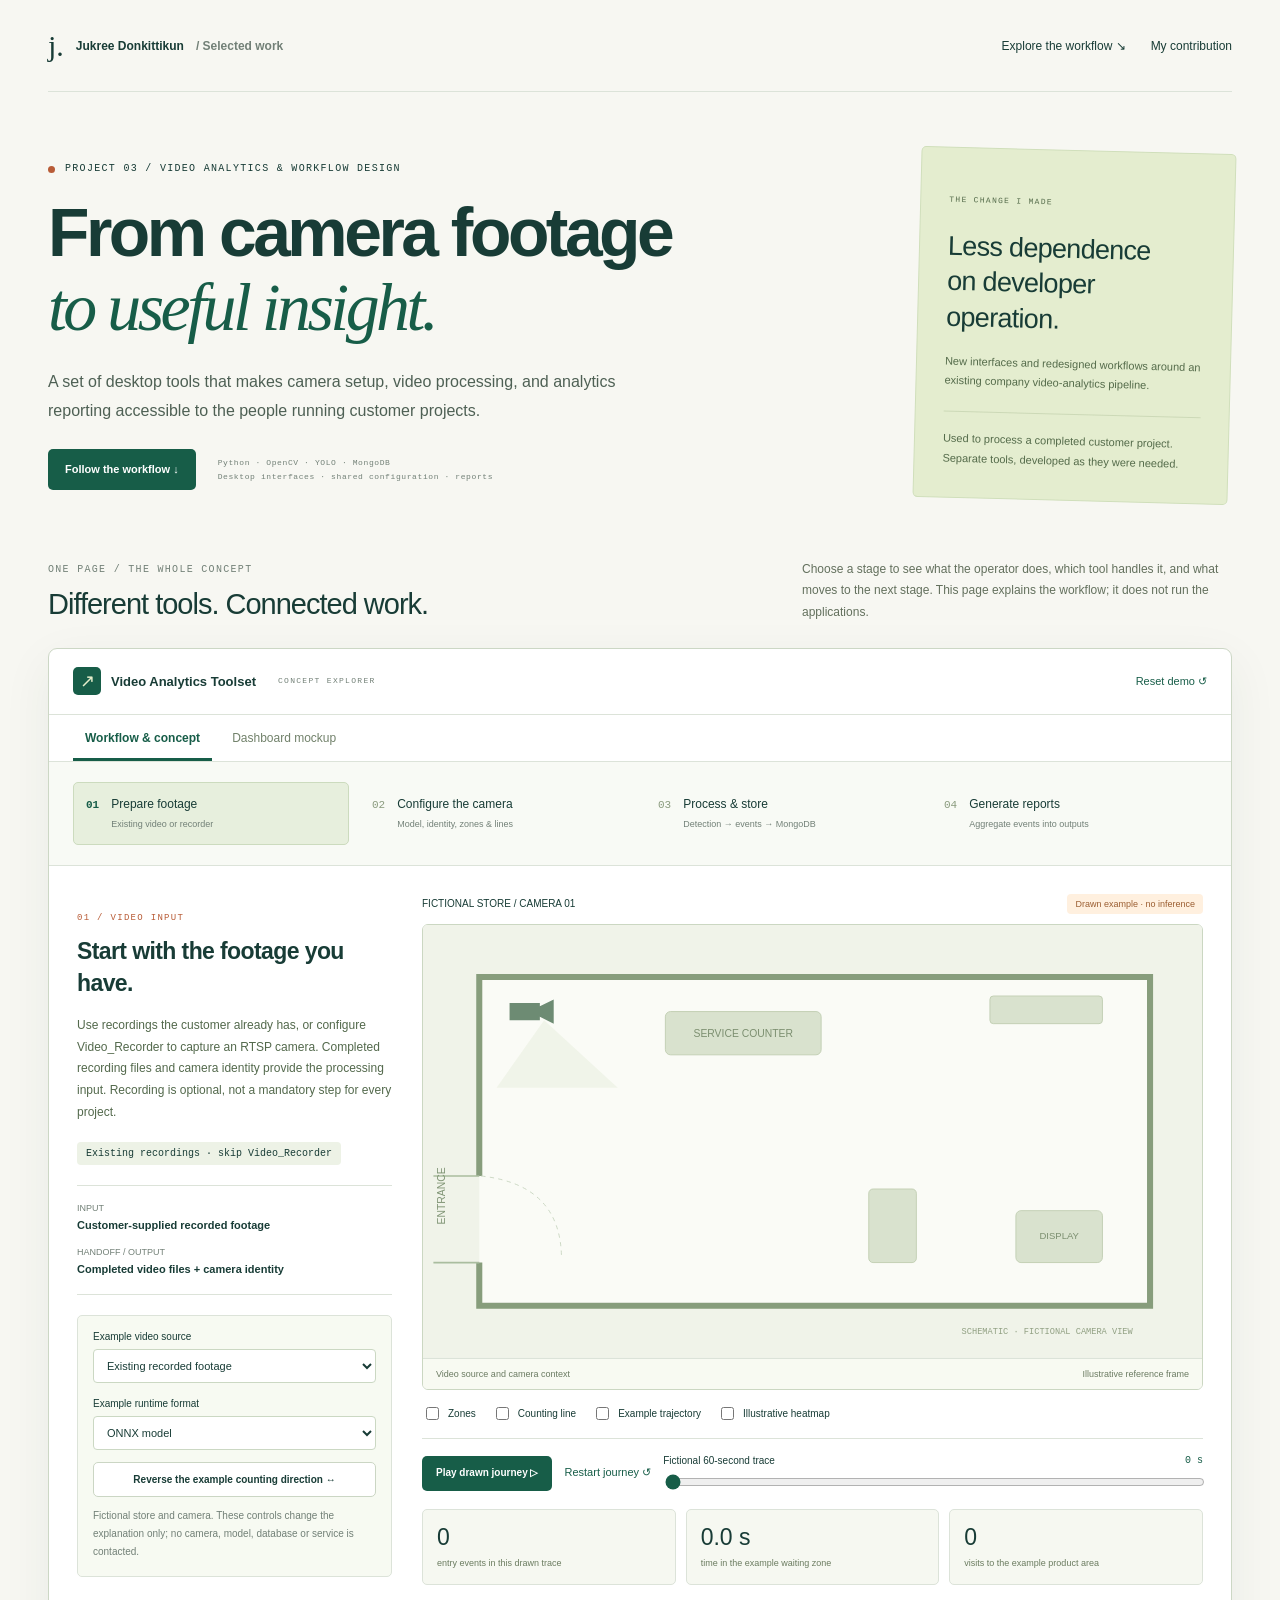
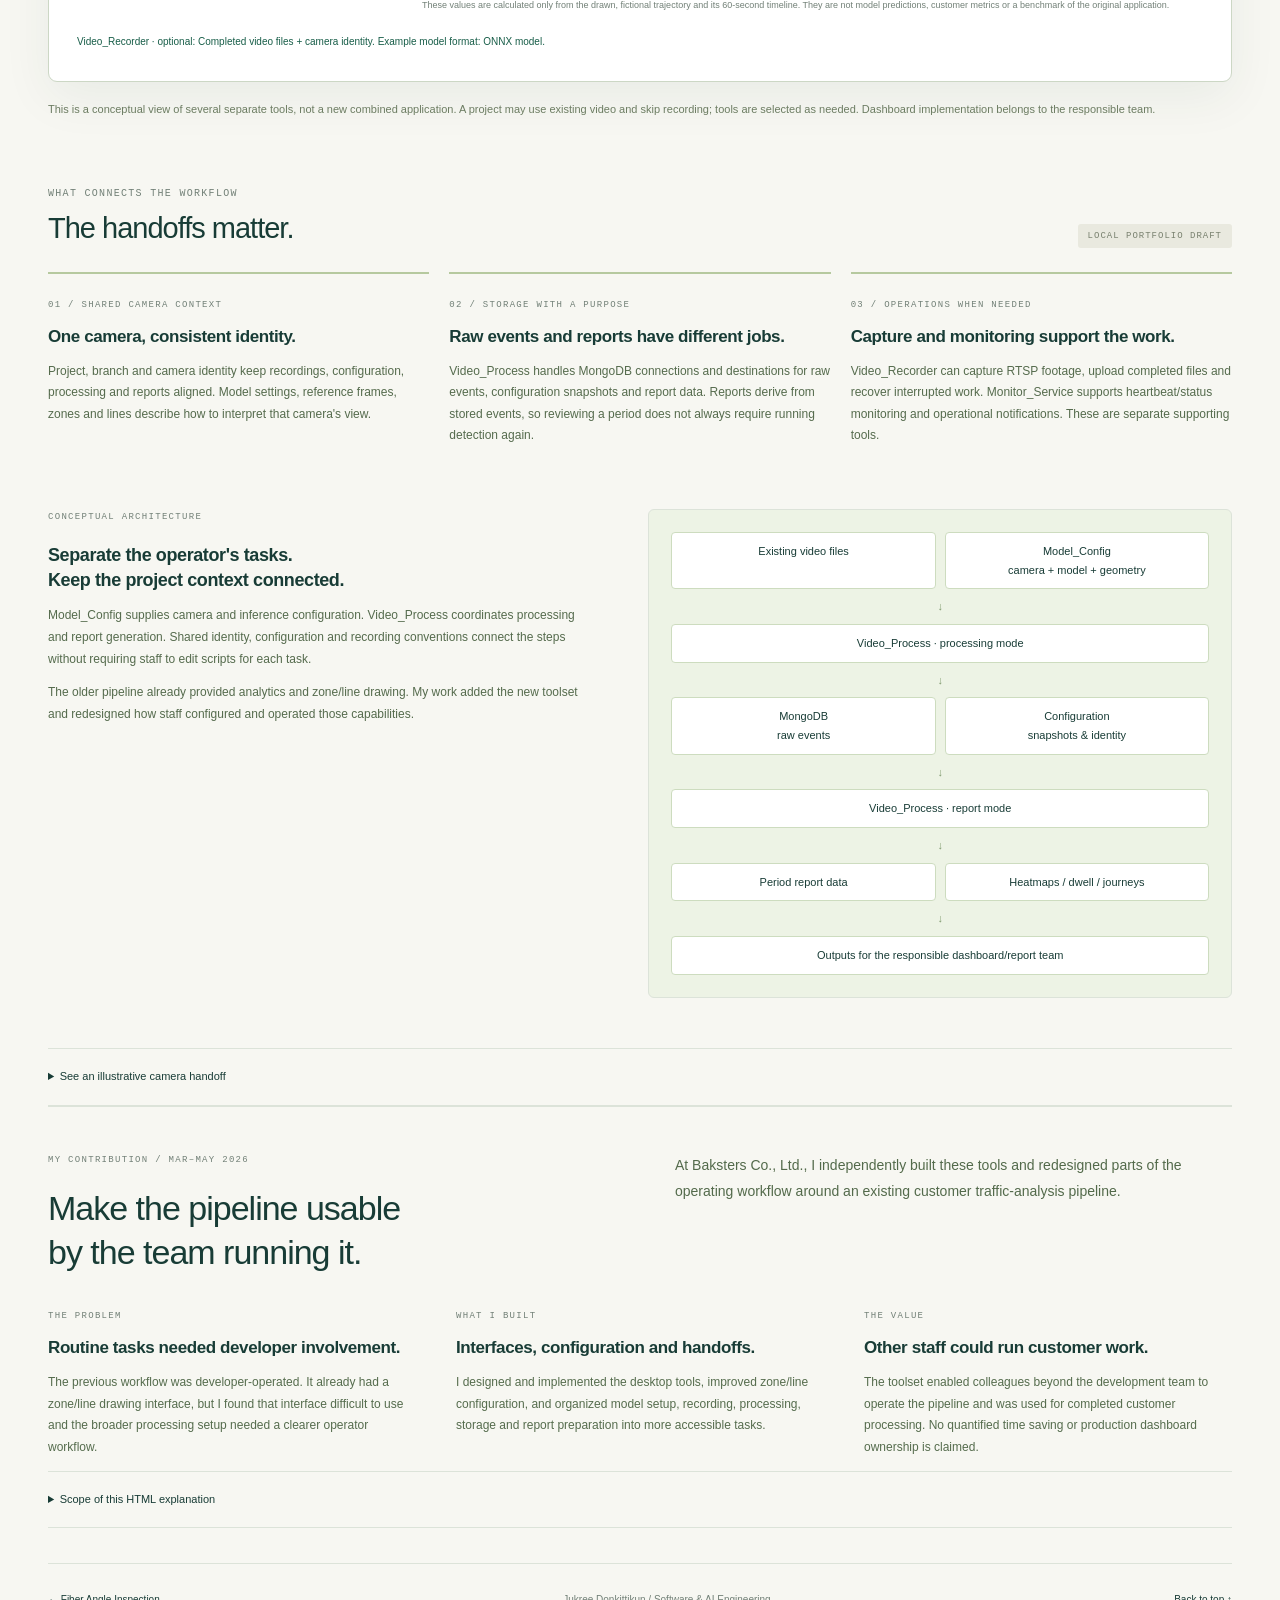
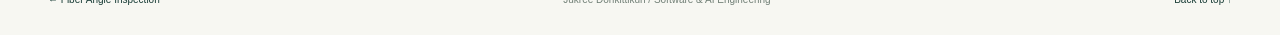
<file: video-analytics-toolset/index.html>
<!doctype html>
<html lang="en">
<head>
<meta charset="utf-8"><meta name="viewport" content="width=device-width,initial-scale=1">
<meta name="description" content="A one-page explanation of the video analytics operator toolset designed and built by Jukree Donkittikun.">
<title>Video Analytics Toolset — Jukree Donkittikun</title>
<style>
:root{font-family:Inter,"Segoe UI",Arial,sans-serif;color:#183c36;background:#f7f7f2;--ink:#183c36;--green:#175d48;--muted:#728077;--line:#dce3d9;--pale:#edf3e7;--orange:#b85c37}*{box-sizing:border-box}html{scroll-behavior:smooth;scroll-padding-top:24px}body{margin:0}a{color:inherit}button,input,select{font:inherit}button{cursor:pointer;color:inherit}button:disabled{opacity:.45;cursor:not-allowed}button:focus-visible,a:focus-visible,input:focus-visible,select:focus-visible,summary:focus-visible{outline:3px solid #d77b49;outline-offset:3px}[hidden]{display:none!important}svg{display:block}.wrap{max-width:1260px;width:calc(100% - 96px);margin:auto}.site-header{min-height:92px;border-bottom:1px solid var(--line);display:flex;justify-content:space-between;align-items:center;gap:20px;font-size:12px}.wordmark{display:flex;align-items:center;gap:12px;text-decoration:none;font-weight:600}.brand{font:30px Georgia,serif}.muted{color:var(--muted)}.site-header nav{display:flex;gap:25px}.site-header nav a{text-decoration:none}.site-header nav a:hover{text-decoration:underline}.skip{position:absolute;top:-80px;left:12px;background:white;padding:12px;z-index:5}.skip:focus{top:12px}.eyebrow,.small-cap,.hero-meta{font-family:Consolas,"Liberation Mono",monospace;font-size:10px;letter-spacing:1.3px;font-weight:400;line-height:1.8}.eyebrow{display:flex;align-items:center;gap:10px;margin:0 0 18px}.dot{width:7px;height:7px;border-radius:50%;background:var(--orange)}h1{font-size:clamp(45px,5.3vw,70px);font-weight:550;letter-spacing:-3.5px;line-height:1.08;margin:0}h1 em{font-family:Georgia,serif;font-weight:400;color:var(--green)}h2{font-size:29px;line-height:1.3;letter-spacing:-1px;font-weight:500;margin:0}h3{font-size:18px;font-weight:550;letter-spacing:-.4px;line-height:1.4;margin:0}p{line-height:1.8}.hero{display:grid;grid-template-columns:1fr 315px;gap:85px;align-items:center;padding-block:58px}.hero-copy{max-width:590px;font-size:16px;color:#4e6054;margin-block:24px}.hero-actions{display:flex;align-items:center;gap:22px}.button{display:inline-flex;align-items:center;justify-content:center;border:1px solid transparent;border-radius:5px;padding:11px 16px;min-height:41px;font-size:11px;font-weight:600;line-height:1.4;text-decoration:none;gap:12px;background:white}.primary{background:var(--green);color:white}.primary:hover:enabled,a.primary:hover{background:#104732}.secondary{border-color:#cbd6c4}.secondary:hover:enabled{background:var(--pale)}.hero-meta{font-size:8px;color:var(--muted);letter-spacing:.6px}.hero-note{padding:28px;border:1px solid #d0dfbb;border-radius:5px;background:#e4edcf;transform:rotate(1.5deg)}.hero-note .eyebrow{font-size:8px;margin-bottom:22px}.hero-note strong{display:block;font-size:27px;font-weight:500;letter-spacing:-.7px;line-height:1.3}.hero-note p{font-size:11px;color:#546b4a;margin:17px 0 0}.hero-note .divider{border-top:1px solid #afc19b77;margin-top:20px;padding-top:17px}.section-heading{display:flex;align-items:end;justify-content:space-between;gap:25px;margin-bottom:24px}.section-heading .eyebrow{margin-bottom:7px;color:var(--muted)}.section-heading>p{max-width:430px;font-size:12px;color:#63705d;margin:0}.draft{display:inline-block;font-family:monospace;letter-spacing:1px;font-size:9px;background:#e9e9df;border-radius:3px;padding:7px 10px;color:#78806e}.flow-shell{background:white;border:1px solid #ccd7c5;border-radius:9px;overflow:hidden;box-shadow:0 15px 50px #173d3110}.flow-top{display:flex;justify-content:space-between;align-items:center;gap:15px;border-bottom:1px solid var(--line);padding:18px 24px;font-size:13px}.flow-brand{display:flex;align-items:center;gap:10px}.flow-mark{display:grid;place-items:center;background:var(--green);color:#e5edca;width:28px;height:28px;border-radius:5px;font-size:18px}.flow-top .small-cap{color:var(--muted);font-size:8px;margin-left:12px}.text-button{background:none;border:0;color:var(--green);font-size:11px;padding:6px 0;line-height:1.6}.text-button:hover{text-decoration:underline}.stage-rail{display:grid;grid-template-columns:repeat(4,1fr);gap:10px;padding:20px 24px;background:#f8faf5;border-bottom:1px solid var(--line)}.stage-button{display:flex;gap:12px;align-items:start;text-align:left;background:none;border:1px solid transparent;border-radius:5px;padding:12px;font-size:12px;line-height:1.5}.stage-button:hover{background:var(--pale)}.stage-button[aria-pressed=true]{background:#e7efdd;border-color:#ccdbbe}.stage-number{font-family:monospace;font-size:11px;color:#8a9b7e;padding-top:2px}.stage-button[aria-pressed=true] .stage-number{color:var(--green);font-weight:bold}.stage-button small{display:block;font-size:9px;color:var(--muted);margin-top:5px}.flow-content{padding:28px}.explorer-grid{display:grid;grid-template-columns:315px minmax(0,1fr);gap:30px}.explanation .eyebrow{font-size:9px;color:var(--orange);margin-bottom:9px}.explanation h3{font-size:23px;letter-spacing:-.6px}.explanation>p{font-size:12px;color:#53694c;margin:16px 0 19px}.tool-tag{display:inline-block;background:#edf2e6;padding:6px 9px;font-family:monospace;font-size:10px;border-radius:4px}.handoff{border-block:1px solid var(--line);padding-block:14px;margin-block:20px;font-size:11px;line-height:1.8}.handoff>div+div{margin-top:8px}.handoff span{color:var(--muted);display:block;font-size:9px}.control-box{background:#f7faf2;border:1px solid var(--line);border-radius:5px;padding:15px}.control-box>label{display:block;font-size:10px;margin:0 0 7px}.control-box label~label{margin-top:15px}.control-box select{border:1px solid #cbd8c3;border-radius:4px;width:100%;background:white;padding:9px;color:var(--ink);font-size:11px}.control-box .button{margin-top:12px;font-size:10px;min-height:35px;padding:9px 12px;width:100%}.control-box p{font-size:10px;color:var(--muted);margin:10px 0 0}.canvas-heading{display:flex;justify-content:space-between;gap:15px;align-items:center;font-size:10px;margin-bottom:10px}.pill{font-size:9px;border-radius:4px;padding:5px 8px;background:#fff0df;color:#9b5e32}.scene-frame{border:1px solid #cbd7c2;border-radius:6px;overflow:hidden}.scene-frame>svg{width:100%;height:auto;aspect-ratio:9/5;background:#f0f3e9}.scene-caption{padding:10px 13px;display:flex;justify-content:space-between;gap:12px;font-size:9px;color:#6b7b62;background:#f8faf2;border-top:1px solid var(--line)}.layer-controls{display:flex;flex-wrap:wrap;gap:16px;margin-top:14px;font-size:10px}.layer-controls label{display:flex;gap:6px;align-items:center;cursor:pointer}.layer-controls input,input[type=range]{accent-color:var(--green)}.walkthrough{display:flex;align-items:center;gap:12px;flex-wrap:wrap;padding:16px 0 0;margin-top:15px;border-top:1px solid var(--line)}.walkthrough .button{font-size:10px;min-height:35px;padding:9px 13px}.walkthrough>label{font-size:10px;flex:1;min-width:180px}.walkthrough input{display:block;width:100%;margin-top:8px}.walkthrough output{font-family:monospace;color:var(--green);float:right}.example-metrics{display:grid;grid-template-columns:repeat(3,1fr);gap:10px;margin-top:17px}.metric{padding:14px;background:#f6f8f1;border:1px solid var(--line);border-radius:5px}.metric strong{display:block;font-size:23px;font-weight:500}.metric span{display:block;font-size:9px;color:#6b7c60;line-height:1.6;margin-top:5px}.scene-note{font-size:9px;color:var(--muted);margin:12px 0 0;line-height:1.8}.concept-feedback{font-size:10px;line-height:1.8;color:var(--green);min-height:20px;margin:20px 0 0}.workflow-note{font-size:11px;line-height:1.8;color:#6c7c62;margin:18px 0 0}.overview{padding-top:65px}.handoff-strip{display:grid;grid-template-columns:1fr 1fr 1fr;gap:20px}.handoff-card{border-top:2px solid #b6c99f;padding:19px 0 0}.handoff-card .small-cap{font-size:9px;color:var(--muted)}.handoff-card h3{font-size:17px;margin-top:12px}.handoff-card p{font-size:12px;color:#556b4d}.architecture{display:grid;grid-template-columns:1fr 1.1fr;gap:70px;padding-block:50px;align-items:start}.architecture .eyebrow{font-size:9px;color:var(--muted)}.architecture p{font-size:12px;color:#556b4d}.architecture-diagram{display:grid;justify-items:center;gap:8px;border:1px solid var(--line);background:#edf3e5;border-radius:6px;padding:22px;font-size:11px;line-height:1.7}.architecture-diagram>div{display:flex;gap:9px;width:100%;justify-content:center;flex-wrap:wrap}.architecture-diagram span{background:white;border:1px solid #cddcbf;padding:9px 12px;border-radius:4px;text-align:center;flex:1}.architecture-diagram>span{width:100%}.architecture-diagram b{font-weight:400;color:#829b70}.code-note{font-size:10px;color:var(--muted);line-height:1.8}.details{border-block:1px solid var(--line);padding:18px 0}.details summary{font-size:11px;line-height:1.8;cursor:pointer}.details p{font-size:11px;line-height:1.9;color:#607257}.details pre{white-space:pre-wrap;overflow-wrap:anywhere;background:#edf2e7;padding:20px;border-radius:5px;font:10px/1.8 Consolas,monospace}.story{border-top:1px solid var(--line);padding-top:45px}.story-header{display:grid;grid-template-columns:1fr 1fr;gap:70px;align-items:start}.story-header .eyebrow{color:var(--muted);font-size:9px}.story-header h2{font-size:34px}.story-header>p{font-size:14px;line-height:1.9;color:#536a4b;margin:0}.story-columns{display:grid;grid-template-columns:repeat(3,1fr);gap:40px;padding-top:30px}.story-columns .small-cap{font-size:9px;color:var(--muted)}.story-columns h3{font-size:17px;margin-top:12px}.story-columns p{font-size:12px;color:#556c4d}.site-footer{display:flex;justify-content:space-between;gap:20px;font-size:10px;border-top:1px solid var(--line);padding-block:30px;margin-top:35px;color:var(--muted)}.site-footer a{text-decoration:none;color:var(--ink)}
@media(max-width:1100px){.wrap{width:calc(100% - 48px)}.hero{grid-template-columns:1fr 280px;gap:40px}.hero-meta{display:none}.explorer-grid{grid-template-columns:270px minmax(0,1fr);gap:23px}.stage-rail{gap:5px;padding:15px}.stage-button{padding:10px;gap:8px;font-size:11px}.architecture{gap:40px}.flow-content{padding:24px}}
@media(max-width:850px){.site-header{min-height:80px}.wordmark>.muted{display:none}.site-header nav{font-size:11px;gap:16px}.hero{padding-block:42px;grid-template-columns:1fr 240px;gap:30px}h1{font-size:54px}.hero-copy{font-size:14px}.hero-note{padding:22px}.hero-note strong{font-size:24px}.section-heading{display:block}.section-heading>p{max-width:650px;margin-top:14px;font-size:11px}.explorer-grid{grid-template-columns:1fr}.explanation .handoff{display:grid;grid-template-columns:1fr 1fr;gap:20px}.handoff>div+div{margin-top:0}.flow-top .small-cap{display:none}.control-box{max-width:100%}.story-header{gap:30px}.story-header h2{font-size:29px}.story-header>p{font-size:13px}.story-columns{gap:25px}.architecture{grid-template-columns:1fr;gap:20px}.hero-note .eyebrow{font-size:7px}.overview{padding-top:45px}}
@media(max-width:550px){.wrap{width:calc(100% - 32px)}.site-header{min-height:70px}.wordmark{font-size:11px;gap:8px}.site-header nav a:last-child{display:none}.hero{grid-template-columns:1fr;gap:27px;padding-block:32px}.eyebrow{font-size:8px;letter-spacing:.8px}h1{font-size:52px;letter-spacing:-2.8px}.hero-copy{font-size:15px}.hero-note{transform:none}.hero-note strong{font-size:26px}.hero-note p{font-size:11px}.hero-note .eyebrow{font-size:8px}.section-heading h2{font-size:25px}.section-heading .eyebrow{font-size:8px}.flow-top{padding:15px}.flow-brand strong{font-size:12px}.flow-top .text-button{font-size:10px}.stage-rail{grid-template-columns:1fr 1fr;padding:10px;gap:5px}.stage-button{font-size:10px;gap:8px;padding:9px}.stage-button small{font-size:8px}.flow-content{padding:20px 14px}.explanation h3{font-size:22px}.scene-caption{font-size:8px;padding:9px;gap:8px}.layer-controls{gap:12px;font-size:9px}.example-metrics{gap:7px}.metric{padding:11px 9px}.metric strong{font-size:21px}.metric span{font-size:8px}.walkthrough>label{min-width:100%;order:3}.canvas-heading{font-size:9px}.pill{font-size:8px}.handoff-strip{grid-template-columns:1fr;gap:20px}.handoff-card h3{margin-top:9px}.architecture{padding-block:35px}.architecture-diagram{padding:16px;font-size:10px}.architecture-diagram span{padding:8px}.story{padding-top:30px}.story-header{grid-template-columns:1fr;gap:15px}.story-header h2{font-size:29px}.story-columns{grid-template-columns:1fr;gap:15px;padding-top:25px}.story-columns h3{margin-top:10px}.site-footer{font-size:9px;gap:15px;flex-wrap:wrap}.site-footer>span{display:none}.draft{font-size:8px}}
@media(prefers-reduced-motion:reduce){html{scroll-behavior:auto}*{transition:none!important}}
@media print{@page{size:A4;margin:14mm}.wrap{width:100%;max-width:none}.site-header nav,.hero-actions,.stage-rail,.control-box,.layer-controls,.walkthrough,.draft,.text-button,.site-footer{display:none!important}.hero{padding:20px 0;gap:30px;grid-template-columns:1fr 230px}h1{font-size:43px}.hero-note{transform:none}.explorer-grid{grid-template-columns:1fr}.flow-shell{box-shadow:none}.scene-frame{max-width:600px;margin:auto}.flow-content{padding:16px}.explanation .handoff{display:none}.architecture,.story-columns,.handoff-strip{break-inside:avoid}.overview,.story{padding-top:25px}body{background:white}*{-webkit-print-color-adjust:exact;print-color-adjust:exact}}
.view-tabs{display:flex;gap:8px;padding:0 24px;border-bottom:1px solid var(--line);background:white}.view-tab{border:0;border-bottom:3px solid transparent;background:none;padding:16px 12px 13px;font-size:12px;color:#71816a}.view-tab:hover{background:#f7faf2}.view-tab[aria-selected=true]{border-bottom-color:var(--green);color:var(--green);font-weight:600}.dashboard{padding:28px;background:#f8faf5}.dashboard-heading{display:flex;align-items:start;justify-content:space-between;gap:20px}.dashboard-heading .eyebrow{font-size:9px;color:var(--orange);margin-bottom:8px}.dashboard-heading h3{font-size:25px;letter-spacing:-.7px}.dashboard-heading p:not(.eyebrow){font-size:11px;color:#65745d;margin:10px 0 0;max-width:620px}.dashboard-toolbar{display:flex;gap:20px;align-items:end;justify-content:space-between;margin:23px 0}.dashboard-toolbar label{font-size:10px;display:block}.dashboard-toolbar select{display:block;min-width:200px;margin-top:7px;border:1px solid #cbd8c3;border-radius:4px;padding:10px 32px 10px 12px;color:var(--ink);background:white;font-size:11px}.dashboard-context{font:9px/1.8 Consolas,monospace;color:#72816a;margin:0 auto 0 0}.dashboard-toolbar .text-button{font-size:10px;margin-bottom:4px}.dashboard-kpis{display:grid;grid-template-columns:repeat(4,minmax(0,1fr));gap:13px;margin-bottom:20px}.dashboard-kpi{background:white;border:1px solid var(--line);padding:19px;border-radius:5px}.dashboard-kpi>span{font-size:10px;color:#607254}.dashboard-kpi strong{display:block;font-size:31px;letter-spacing:-1px;line-height:1.3;font-weight:500;margin:9px 0 5px;font-variant-numeric:tabular-nums}.dashboard-kpi small{font-size:9px;color:var(--muted);line-height:1.6;display:block}.dashboard-kpi:first-child{background:#183c36;border-color:#183c36;color:#eff6e6}.dashboard-kpi:first-child>span,.dashboard-kpi:first-child small{color:#c4d9b3}.report-card{border:1px solid var(--line);border-radius:6px;padding:21px;background:white;min-width:0}.report-card-heading{display:flex;justify-content:space-between;align-items:center;gap:15px;margin-bottom:15px}.report-card h4{font-size:14px;font-weight:550;margin:0;letter-spacing:-.2px}.report-card-heading p,.report-card>p{font-size:10px;color:#71816a;line-height:1.8;margin:5px 0 0}.chart-legend{display:flex;gap:15px;font-size:10px;flex-shrink:0}.chart-legend span{display:flex;align-items:center;gap:6px}.chart-legend i{width:9px;height:9px;display:inline-block;background:#175d48;border-radius:2px}.chart-legend .exit-key{background:#c5d6af;border:1px solid #a7bd8d}.traffic-chart{width:100%;height:auto;aspect-ratio:900/235}.chart-accessible{margin-top:12px;font-size:10px;color:#5f7257}.chart-accessible summary{cursor:pointer;padding:4px 0}.chart-table,.zone-table{border-collapse:collapse;width:100%;font-size:11px;font-variant-numeric:tabular-nums}.chart-table caption,.zone-table caption{font-size:10px;color:var(--muted);text-align:left;line-height:1.8;margin-bottom:10px}.chart-table th,.chart-table td,.zone-table th,.zone-table td{text-align:right;padding:12px 5px;border-bottom:1px solid #e7ecdf;font-weight:400}.chart-table th:first-child,.chart-table td:first-child,.zone-table th:first-child,.zone-table td:first-child{text-align:left}.chart-table thead th,.zone-table thead th{font-size:9px;color:#74836c}.chart-table tfoot th,.chart-table tfoot td{font-weight:600}.dashboard-grid{display:grid;grid-template-columns:1.15fr 1fr;gap:20px;margin-top:20px;align-items:start}.dashboard-map{background:#f6f8f0;border:1px solid #e1e8d8;border-radius:5px;overflow:hidden}.dashboard-map>svg{width:100%;height:auto;aspect-ratio:9/5}.density-legend{display:flex;align-items:center;justify-content:flex-end;gap:8px;font-size:9px;color:#74856b;margin-top:12px}.density-scale{width:105px;height:6px;border-radius:4px;background:linear-gradient(90deg,#edf1d8,#dfbd65,#c16d3d)}.zone-table button{font:inherit;background:none;border:1px solid transparent;border-radius:4px;padding:6px 7px;margin-left:-7px;text-align:left;color:#3a644f}.zone-table button:hover{background:#f0f5e9}.zone-table button[aria-pressed=true]{border-color:#becfa9;background:#eaf1df;color:var(--green)}.zone-table tbody tr:last-child td,.zone-table tbody tr:last-child th{border-bottom:0}.zone-detail{padding:14px;margin-top:17px;background:#eff4e8;border:1px solid #dee7d2;border-radius:4px;font-size:10px;line-height:1.8;color:#58714a;min-height:65px}.dashboard-note{display:flex;align-items:start;gap:14px;font-size:10px;line-height:1.8;color:#64785a;border-top:1px solid var(--line);padding-top:18px;margin:23px 0 0}.dashboard-note b{font-size:10px;color:#3a6349;flex-shrink:0}.dashboard-status{font-size:10px;color:var(--green);margin:14px 0 0;min-height:18px}
@media(max-width:850px){.dashboard{padding:24px}.dashboard-toolbar{flex-wrap:wrap;gap:15px}.dashboard-context{font-size:8px}.dashboard-grid{grid-template-columns:1fr 1fr;gap:14px}.dashboard-kpis{gap:10px}.dashboard-kpi{padding:14px}.dashboard-kpi strong{font-size:27px}.report-card{padding:16px}.zone-table{font-size:10px}.zone-table th,.zone-table td{padding:11px 4px}.dashboard-toolbar .text-button{margin-left:auto}.dashboard-note{display:block}.dashboard-note b{display:block;margin-bottom:5px}}
@media(max-width:650px){.dashboard-grid{grid-template-columns:1fr}.dashboard-toolbar .text-button{margin-left:0}.dashboard-context{margin-right:0}.report-card-heading{flex-wrap:wrap;gap:12px}.dashboard-kpis{grid-template-columns:repeat(2,minmax(0,1fr))}.traffic-chart{aspect-ratio:600/240}.dashboard-heading{display:block}.dashboard-heading>.pill{display:inline-block;margin-top:12px}.dashboard-toolbar{align-items:start}.dashboard-toolbar select{min-width:170px}.dashboard{padding:22px 14px}.view-tabs{padding:0 10px;gap:5px}.view-tab{font-size:11px;padding:15px 10px 12px}.dashboard-heading h3{font-size:23px}.chart-legend{font-size:9px}.dashboard-context{padding-top:16px}.zone-table{font-size:11px}}
@media print{.view-tabs,.dashboard-toolbar .text-button{display:none!important}.dashboard,.report-card{background:white}.dashboard{padding:16px}.dashboard-kpis,.dashboard-grid,.report-card{break-inside:avoid}.traffic-chart{max-height:220px}.dashboard-kpi{padding:12px}.dashboard-kpi strong{font-size:26px}.dashboard-note{display:block}}
</style>
</head>
<body>
<a class="skip" href="#workflow">Skip to workflow</a>
<header class="wrap site-header"><a class="wordmark" href="#"><span class="brand">j.</span> Jukree Donkittikun <span class="muted">/ Selected work</span></a><nav aria-label="Page navigation"><a href="#workflow">Explore the workflow ↘</a><a href="#story">My contribution</a></nav></header>
<main>
<section class="wrap hero"><div><p class="eyebrow"><span class="dot"></span> PROJECT 03 / VIDEO ANALYTICS & WORKFLOW DESIGN</p><h1>From camera footage<br><em>to useful insight.</em></h1><p class="hero-copy">A set of desktop tools that makes camera setup, video processing, and analytics reporting accessible to the people running customer projects.</p><div class="hero-actions"><a class="button primary" href="#workflow">Follow the workflow ↓</a><span class="hero-meta">Python · OpenCV · YOLO · MongoDB<br>Desktop interfaces · shared configuration · reports</span></div></div><aside class="hero-note"><p class="eyebrow">THE CHANGE I MADE</p><strong>Less dependence<br>on developer operation.</strong><p>New interfaces and redesigned workflows around an existing company video-analytics pipeline.</p><p class="divider">Used to process a completed customer project.<br>Separate tools, developed as they were needed.</p></aside></section>

<section class="wrap" id="workflow" aria-labelledby="workflow-title"><div class="section-heading"><div><p class="eyebrow">ONE PAGE / THE WHOLE CONCEPT</p><h2 id="workflow-title">Different tools. Connected work.</h2></div><p>Choose a stage to see what the operator does, which tool handles it, and what moves to the next stage. This page explains the workflow; it does not run the applications.</p></div>
<div class="flow-shell"><div class="flow-top"><div class="flow-brand"><span class="flow-mark">↗</span><strong>Video Analytics Toolset</strong><span class="small-cap">CONCEPT EXPLORER</span></div><button class="text-button" id="reset">Reset demo ↺</button></div>
<div class="view-tabs" role="tablist" aria-label="Video analytics explorer views"><button class="view-tab" id="view-workflow" role="tab" aria-selected="true" aria-controls="workflow-panel" tabindex="0" data-view="workflow">Workflow & concept</button><button class="view-tab" id="view-dashboard" role="tab" aria-selected="false" aria-controls="dashboard-panel" tabindex="-1" data-view="dashboard">Dashboard mockup</button></div>
<div id="workflow-panel" role="tabpanel" aria-labelledby="view-workflow" tabindex="0">
<div class="stage-rail" role="group" aria-label="Workflow stages"><button class="stage-button" data-stage="0" aria-pressed="true"><span class="stage-number">01</span><span>Prepare footage<small>Existing video or recorder</small></span></button><button class="stage-button" data-stage="1" aria-pressed="false"><span class="stage-number">02</span><span>Configure the camera<small>Model, identity, zones & lines</small></span></button><button class="stage-button" data-stage="2" aria-pressed="false"><span class="stage-number">03</span><span>Process & store<small>Detection → events → MongoDB</small></span></button><button class="stage-button" data-stage="3" aria-pressed="false"><span class="stage-number">04</span><span>Generate reports<small>Aggregate events into outputs</small></span></button></div>
<div class="flow-content"><div class="explorer-grid"><article class="explanation"><p class="eyebrow" id="stage-kicker">01 / INPUT</p><h3 id="stage-title">Start with the footage you have.</h3><p id="stage-description"></p><span class="tool-tag" id="stage-tool"></span><div class="handoff"><div><span>INPUT</span><strong id="stage-input"></strong></div><div><span>HANDOFF / OUTPUT</span><strong id="stage-output"></strong></div></div><div class="control-box"><label for="source">Example video source</label><select id="source"><option value="existing">Existing recorded footage</option><option value="recorder">RTSP camera → Video_Recorder</option></select><label for="model">Example runtime format</label><select id="model"><option value="onnx">ONNX model</option><option value="pt">PyTorch model (.pt)</option><option value="engine">TensorRT engine</option></select><button class="button secondary" id="direction">Reverse the example counting direction ↔</button><p>Fictional store and camera. These controls change the explanation only; no camera, model, database or service is contacted.</p></div></article>
<div class="visual"><div class="canvas-heading"><span>FICTIONAL STORE / CAMERA 01</span><span class="pill">Drawn example · no inference</span></div><div class="scene-frame"><svg id="scene" viewBox="0 0 900 500" role="img" aria-label="Fictional store showing counting line, waiting zone, product area and an example visitor trajectory"></svg><div class="scene-caption"><span id="scene-caption">Camera context before analysis</span><span>Illustrative reference frame</span></div></div><div class="layer-controls"><label><input id="show-zones" type="checkbox"> Zones</label><label><input id="show-line" type="checkbox"> Counting line</label><label><input id="show-track" type="checkbox"> Example trajectory</label><label><input id="show-heat" type="checkbox"> Illustrative heatmap</label></div><div class="walkthrough"><button class="button primary" id="play">Play drawn journey ▷</button><button class="text-button" id="restart">Restart journey ↺</button><label for="progress">Fictional 60-second trace <output id="elapsed">0 s</output><input id="progress" type="range" min="0" max="100" step="1" value="0"></label></div><div class="example-metrics"><div class="metric"><strong id="entry-count">0</strong><span id="entry-label">entry events in this drawn trace</span></div><div class="metric"><strong id="zone-seconds">0 s</strong><span>time in the example waiting zone</span></div><div class="metric"><strong id="product-visits">0</strong><span>visits to the example product area</span></div></div><p class="scene-note">These values are calculated only from the drawn, fictional trajectory and its 60-second timeline. They are not model predictions, customer metrics or a benchmark of the original application.</p></div></div><p id="feedback" class="concept-feedback" role="status" aria-live="polite"></p></div></div>
<section class="dashboard" id="dashboard-panel" role="tabpanel" aria-labelledby="view-dashboard" tabindex="0" hidden>
<div class="dashboard-heading"><div><p class="eyebrow">REPORT OUTPUTS / ILLUSTRATIVE PRESENTATION</p><h3>A clearer picture of store activity.</h3><p>A mockup of how prepared report data could be presented. All numbers are fictional samples, separate from the single drawn journey in the workflow tab.</p></div><span class="pill">Mock data · no live connection</span></div>
<div class="dashboard-toolbar"><label for="dashboard-period">Sample reporting period<select id="dashboard-period"><option value="day">Example day · 10:00–20:00</option><option value="week">Example week · Mon–Sun</option></select></label><p class="dashboard-context">EXAMPLE RETAIL / DEMO BRANCH<br>Camera 01 · entrance & activity zones</p><button class="text-button" id="dashboard-workflow">Where does this data come from? ↗</button></div>
<div class="dashboard-kpis"><div class="dashboard-kpi"><span>Entry crossings</span><strong id="dashboard-entries">—</strong><small>IN events at the entrance line</small></div><div class="dashboard-kpi"><span>Exit crossings</span><strong id="dashboard-exits">—</strong><small>OUT events at the entrance line</small></div><div class="dashboard-kpi"><span>Product-area visits</span><strong id="dashboard-visits">—</strong><small>Visits to the configured product zone</small></div><div class="dashboard-kpi"><span>Avg. waiting-zone dwell</span><strong id="dashboard-dwell">—</strong><small>Time spent per waiting-zone visit</small></div></div>
<article class="report-card"><div class="report-card-heading"><div><h4>Traffic over the period</h4><p id="dashboard-chart-subtitle">Entry and exit crossings by hour.</p></div><div class="chart-legend" aria-label="Chart legend"><span><i aria-hidden="true"></i> Entry</span><span><i class="exit-key" aria-hidden="true"></i> Exit</span></div></div><svg class="traffic-chart" id="dashboard-chart" viewBox="0 0 900 235" role="img" aria-label="Fictional entry and exit event counts over the selected period"></svg><details class="chart-accessible"><summary>View chart values as a table</summary><table class="chart-table"><caption id="dashboard-table-caption">Fictional entry and exit events.</caption><thead><tr><th scope="col" id="dashboard-bin-heading">Hour starting</th><th scope="col">Entry</th><th scope="col">Exit</th></tr></thead><tbody id="dashboard-chart-rows"></tbody><tfoot><tr><th scope="row">Total</th><td id="dashboard-total-entries"></td><td id="dashboard-total-exits"></td></tr></tfoot></table></details></article>
<div class="dashboard-grid"><article class="report-card"><div class="report-card-heading"><div><h4>Where activity gathers</h4><p>Fictional relative activity on a schematic store view.</p></div></div><div class="dashboard-map"><svg id="dashboard-heatmap" viewBox="0 0 900 500" role="img" aria-label="Illustrative heatmap of the waiting zone, product area and service counter"></svg></div><div class="density-legend"><span>Lower activity</span><span class="density-scale" aria-hidden="true"></span><span>Higher</span></div><p>Heat intensity is a separate illustrative sample, not calculated from the chart totals. Select a zone in the table to highlight its location.</p></article>
<article class="report-card"><div class="report-card-heading"><div><h4>Zone engagement</h4><p>Visit counts and average time per zone visit.</p></div></div><table class="zone-table"><caption>Visits can repeat and overlap across zones; they are not unique visitor counts.</caption><thead><tr><th scope="col">Zone</th><th scope="col">Visits</th><th scope="col">Avg. dwell</th></tr></thead><tbody id="dashboard-zone-rows"></tbody></table><div class="zone-detail" id="dashboard-zone-detail" role="status" aria-live="polite">Select a zone to highlight it on the example map.</div></article></div>
<p class="dashboard-note"><b>My role in this handoff</b><span>I built the operator tools and report-preparation workflow. The production customer dashboard is implemented by the responsible team. This new HTML mockup explains the downstream concept and does not reproduce their dashboard.</span></p><p class="dashboard-status" id="dashboard-status" role="status" aria-live="polite"></p>
</section></div>
<p class="workflow-note">This is a conceptual view of several separate tools, not a new combined application. A project may use existing video and skip recording; tools are selected as needed. Dashboard implementation belongs to the responsible team.</p>
</section>

<section class="wrap overview" aria-labelledby="handoff-title"><div class="section-heading"><div><p class="eyebrow">WHAT CONNECTS THE WORKFLOW</p><h2 id="handoff-title">The handoffs matter.</h2></div><span class="draft">LOCAL PORTFOLIO DRAFT</span></div><div class="handoff-strip"><article class="handoff-card"><span class="small-cap">01 / SHARED CAMERA CONTEXT</span><h3>One camera, consistent identity.</h3><p>Project, branch and camera identity keep recordings, configuration, processing and reports aligned. Model settings, reference frames, zones and lines describe how to interpret that camera's view.</p></article><article class="handoff-card"><span class="small-cap">02 / STORAGE WITH A PURPOSE</span><h3>Raw events and reports have different jobs.</h3><p>Video_Process handles MongoDB connections and destinations for raw events, configuration snapshots and report data. Reports derive from stored events, so reviewing a period does not always require running detection again.</p></article><article class="handoff-card"><span class="small-cap">03 / OPERATIONS WHEN NEEDED</span><h3>Capture and monitoring support the work.</h3><p>Video_Recorder can capture RTSP footage, upload completed files and recover interrupted work. Monitor_Service supports heartbeat/status monitoring and operational notifications. These are separate supporting tools.</p></article></div>
<div class="architecture"><div><p class="eyebrow">CONCEPTUAL ARCHITECTURE</p><h3>Separate the operator's tasks.<br>Keep the project context connected.</h3><p>Model_Config supplies camera and inference configuration. Video_Process coordinates processing and report generation. Shared identity, configuration and recording conventions connect the steps without requiring staff to edit scripts for each task.</p><p class="code-note">The older pipeline already provided analytics and zone/line drawing. My work added the new toolset and redesigned how staff configured and operated those capabilities.</p></div><div class="architecture-diagram" aria-label="Video and camera configuration feed processing, raw and configuration storage, report generation, then report outputs for the dashboard team"><div><span id="source-node">Existing video files</span><span>Model_Config<br>camera + model + geometry</span></div><b aria-hidden="true">↓</b><span>Video_Process · processing mode</span><b aria-hidden="true">↓</b><div><span>MongoDB<br>raw events</span><span>Configuration<br>snapshots & identity</span></div><b aria-hidden="true">↓</b><span>Video_Process · report mode</span><b aria-hidden="true">↓</b><div><span>Period report data</span><span>Heatmaps / dwell / journeys</span></div><b aria-hidden="true">↓</b><span>Outputs for the responsible dashboard/report team</span></div></div>
<details class="details"><summary>See an illustrative camera handoff</summary><p>This simplified JSON explains the concept; it is not an exported application schema. MongoDB credentials and connections are deliberately absent. The processing tool owns database setup.</p><pre id="config-example"></pre></details></section>

<section id="story" class="wrap story"><div class="story-header"><div><p class="eyebrow">MY CONTRIBUTION / MAR–MAY 2026</p><h2>Make the pipeline usable<br>by the team running it.</h2></div><p>At Baksters Co., Ltd., I independently built these tools and redesigned parts of the operating workflow around an existing customer traffic-analysis pipeline.</p></div><div class="story-columns"><article><span class="small-cap">THE PROBLEM</span><h3>Routine tasks needed developer involvement.</h3><p>The previous workflow was developer-operated. It already had a zone/line drawing interface, but I found that interface difficult to use and the broader processing setup needed a clearer operator workflow.</p></article><article><span class="small-cap">WHAT I BUILT</span><h3>Interfaces, configuration and handoffs.</h3><p>I designed and implemented the desktop tools, improved zone/line configuration, and organized model setup, recording, processing, storage and report preparation into more accessible tasks.</p></article><article><span class="small-cap">THE VALUE</span><h3>Other staff could run customer work.</h3><p>The toolset enabled colleagues beyond the development team to operate the pipeline and was used for completed customer processing. No quantified time saving or production dashboard ownership is claimed.</p></article></div><details class="details"><summary>Scope of this HTML explanation</summary><p>All illustrations, paths, configuration examples and metrics on this page are fictional. No customer footage, company application source, model weights or credentials are included. This is a self-contained HTML file with inline CSS, JavaScript and SVG: it works offline, makes no external requests and stores nothing across reloads.</p><p>The real toolset's detection, tracking, database writes, video capture, cloud uploads and report generation are explained rather than executed. The drawn journey is a browser animation, not a reconstruction of the original analytics algorithms. This is an approved portfolio showcase.</p></details></section>
</main>
<footer class="wrap site-footer"><a href="../fiber-angle-inspection/index.html">← Fiber Angle Inspection</a><span>Jukree Donkittikun / Software & AI Engineering</span><a href="#">Back to top ↑</a></footer>
<script>
'use strict';
(() => {
  const $=id=>document.getElementById(id);
  const stages=[
    {kicker:'01 / VIDEO INPUT',title:'Start with the footage you have.',description:'Use recordings the customer already has, or configure Video_Recorder to capture an RTSP camera. Completed recording files and camera identity provide the processing input. Recording is optional, not a mandatory step for every project.',tool:'Video_Recorder · optional',input:'Existing footage or an RTSP camera',output:'Completed video files + camera identity',caption:'Video source and camera context',layers:[]},
    {kicker:'02 / CAMERA CONFIGURATION',title:'Tell the system what matters in this view.',description:'In Model_Config, choose the model and inference settings, identify the camera, and define zones and counting lines on a reference frame. Zones describe areas of interest; a directional line defines which crossing is counted as IN or OUT.',tool:'Model_Config',input:'Reference frame + camera identity + chosen model',output:'Camera configuration + reference frame',caption:'Zones and a directional counting line',layers:['zones','line']},
    {kicker:'03 / PROCESSING & STORAGE',title:'Turn detections into stored events.',description:'Video_Process loads the camera configuration and selected footage, runs detection and tracking, and derives zone/line events. It handles MongoDB destinations for raw data and configuration, keeping results associated with the correct project, branch and camera.',tool:'Video_Process · process mode',input:'Camera configuration + selected video files',output:'Raw tracking/events + configuration snapshot in MongoDB',caption:'Illustrative trajectory interpreted using the camera geometry',layers:['zones','line','track']},
    {kicker:'04 / REPORT GENERATION',title:'Make the events useful for analysis.',description:'Report mode aggregates stored events over a selected period into traffic, zone visits, dwell and journey information, with heatmap outputs. Report data is prepared for downstream use; implementing the customer dashboard belongs to the responsible team.',tool:'Video_Process · report mode',input:'Stored raw events + report settings + reference frame',output:'Period reports + heatmap/journey outputs',caption:'Illustrative activity summary on the reference frame',layers:['zones','line','track','heat']}
  ];
  // All report samples are invented for this mockup. They are not application exports.
  const reportSamples={
    day:{label:'Example day',bin:'Hour starting',bins:['10:00','11:00','12:00','13:00','14:00','15:00','16:00','17:00','18:00','19:00'],entries:[18,32,54,72,48,44,58,78,54,28],exits:[8,21,40,60,50,52,60,73,65,41],zones:[{id:'waiting',name:'Waiting zone',visits:412,dwell:94,heat:.72},{id:'product',name:'Product area',visits:236,dwell:121,heat:.95},{id:'counter',name:'Service counter',visits:178,dwell:163,heat:.4}]},
    week:{label:'Example week',bin:'Day',bins:['Mon','Tue','Wed','Thu','Fri','Sat','Sun'],entries:[426,388,462,474,548,684,598],exits:[420,381,454,465,542,673,591],zones:[{id:'waiting',name:'Waiting zone',visits:2978,dwell:102,heat:.95},{id:'product',name:'Product area',visits:1914,dwell:138,heat:.78},{id:'counter',name:'Service counter',visits:1392,dwell:171,heat:.6}]}
  };
  const reportZones={waiting:{x:260,y:225,w:200,h:145,label:'WAITING ZONE'},product:{x:605,y:110,w:170,h:180,label:'PRODUCT AREA'},counter:{x:275,y:95,w:190,h:65,label:'SERVICE COUNTER'}};
  let selectedReportZone=null;
  const formatCount=n=>n.toLocaleString('en-US');
  const formatDwell=s=>`${Math.floor(s/60)}m ${String(s%60).padStart(2,'0')}s`;
  function reportData(){return reportSamples[$('dashboard-period').value];}
  function renderTrafficChart(data){
    const chart=$('dashboard-chart'),width=Math.max(320,Math.min(900,Math.round(chart.getBoundingClientRect().width)||900)),height=235;
    const left=43,top=14,bottom=35,plotWidth=width-left-12,plotHeight=height-top-bottom;
    const max=Math.max(...data.entries,...data.exits),step=max<=100?20:200,ceiling=Math.ceil(max/step)*step;
    const group=plotWidth/data.bins.length,barWidth=Math.min(21,group*.28);
    chart.setAttribute('viewBox',`0 0 ${width} ${height}`);chart.style.aspectRatio=`${width}/${height}`;
    chart.setAttribute('aria-label',`${data.label}: fictional entry and exit crossings by ${data.bin==='Day'?'day':'hour'}. Values are also available in the table below.`);
    let svg=`<title>${data.label}: fictional traffic events</title>`;
    for(let tick=0;tick<=ceiling;tick+=step){const y=top+plotHeight*(1-tick/ceiling);svg+=`<path d="M${left} ${y}H${width-12}" stroke="#e5ebdd"/><text x="${left-9}" y="${y+4}" text-anchor="end" font-family="Arial,sans-serif" font-size="11" fill="#77886d">${tick}</text>`;}
    data.bins.forEach((bin,i)=>{const center=left+group*(i+.5),entryHeight=data.entries[i]/ceiling*plotHeight,exitHeight=data.exits[i]/ceiling*plotHeight;
      svg+=`<g><title>${bin}: ${data.entries[i]} entry, ${data.exits[i]} exit events</title><rect x="${center-barWidth-2}" y="${top+plotHeight-entryHeight}" width="${barWidth}" height="${entryHeight}" rx="2" fill="#175d48"/><rect x="${center+2}" y="${top+plotHeight-exitHeight}" width="${barWidth}" height="${exitHeight}" rx="2" fill="#c5d6af"/></g><text x="${center}" y="${height-13}" text-anchor="middle" font-family="Arial,sans-serif" font-size="11" fill="#6c7f61">${width<550&&data.bin!=='Day'?bin.slice(0,2):bin}</text>`;
    });
    chart.innerHTML=svg;
  }
  function renderReportMap(data){
    let svg='<title>Fictional activity heatmap and example zone locations</title><defs><radialGradient id="report-heat"><stop offset="0" stop-color="#bd6239" stop-opacity=".9"/><stop offset=".45" stop-color="#e3b954" stop-opacity=".6"/><stop offset="1" stop-color="#e3b954" stop-opacity="0"/></radialGradient></defs><rect width="900" height="500" fill="#f0f3e9"/><path d="M65 290V60H840V440H65V390" fill="#fafbf6" stroke="#879d7c" stroke-width="7"/><path d="M65 290H12M65 390H12" stroke="#aabd9f" stroke-width="2"/><text x="25" y="346" font-family="Arial,sans-serif" font-size="12" fill="#7f9474" transform="rotate(-90 25 346)">ENTRANCE</text><g fill="#d9e2ce" stroke="#becdb0"><rect x="280" y="100" width="180" height="50" rx="6"/><rect x="515" y="305" width="55" height="85" rx="5"/><rect x="685" y="330" width="100" height="60" rx="6"/><rect x="655" y="82" width="130" height="32" rx="4"/></g>';
    for(const zone of data.zones){const box=reportZones[zone.id],selected=selectedReportZone===zone.id;
      svg+=`<g><title>${zone.name}: illustrative relative activity; ${zone.visits} sample visits</title><ellipse cx="${box.x+box.w/2}" cy="${box.y+box.h/2}" rx="${box.w*.7}" ry="${Math.max(70,box.h*.8)}" fill="url(#report-heat)" opacity="${zone.heat}"/><rect x="${box.x}" y="${box.y}" width="${box.w}" height="${box.h}" rx="5" fill="none" stroke="${selected?'#175d48':'#90a47f'}" stroke-width="${selected?5:2}" stroke-dasharray="${selected?'0':'7 5'}"/><text x="${box.x+10}" y="${box.y-9}" font-family="Arial,sans-serif" font-size="13" font-weight="${selected?'bold':'normal'}" fill="#365c42">${box.label}</text></g>`;
    }
    $('dashboard-heatmap').innerHTML=svg+'<text x="820" y="473" text-anchor="end" font-family="monospace" font-size="10" fill="#91a083">SCHEMATIC · MOCK HEAT INTENSITY</text>';
    $('dashboard-heatmap').setAttribute('aria-label',`${data.label}: illustrative relative activity in the waiting zone, product area and service counter.${selectedReportZone?' Highlighted: '+data.zones.find(z=>z.id===selectedReportZone).name+'.':''}`);
  }
  function renderZoneSelection(){const data=reportData(),selected=data.zones.find(zone=>zone.id===selectedReportZone);
    document.querySelectorAll('[data-report-zone]').forEach(button=>button.setAttribute('aria-pressed',String(button.dataset.reportZone===selectedReportZone)));
    $('dashboard-zone-detail').textContent=selected?`${selected.name}: ${formatCount(selected.visits)} sample visits with ${formatDwell(selected.dwell)} average dwell per visit. This zone is highlighted on the map.`:'Select a zone to highlight it on the example map.';
    renderReportMap(data);
  }
  function renderDashboard(){const data=reportData(),entries=data.entries.reduce((a,b)=>a+b,0),exits=data.exits.reduce((a,b)=>a+b,0);
    $('dashboard-entries').textContent=formatCount(entries);$('dashboard-exits').textContent=formatCount(exits);
    $('dashboard-visits').textContent=formatCount(data.zones.find(z=>z.id==='product').visits);$('dashboard-dwell').textContent=formatDwell(data.zones.find(z=>z.id==='waiting').dwell);
    $('dashboard-chart-subtitle').textContent=`${data.label} · entry and exit crossings by ${data.bin==='Day'?'day.':'hour starting at the displayed time.'}`;
    $('dashboard-bin-heading').textContent=data.bin;$('dashboard-table-caption').textContent=`${data.label}: fictional entry and exit event counts.`;
    $('dashboard-chart-rows').innerHTML=data.bins.map((bin,i)=>`<tr><th scope="row">${bin}</th><td>${formatCount(data.entries[i])}</td><td>${formatCount(data.exits[i])}</td></tr>`).join('');
    $('dashboard-total-entries').textContent=formatCount(entries);$('dashboard-total-exits').textContent=formatCount(exits);
    $('dashboard-zone-rows').innerHTML=data.zones.map(zone=>`<tr><th scope="row"><button type="button" data-report-zone="${zone.id}" aria-pressed="false">${zone.name}</button></th><td>${formatCount(zone.visits)}</td><td>${formatDwell(zone.dwell)}</td></tr>`).join('');
    renderTrafficChart(data);renderZoneSelection();
    $('dashboard-status').textContent=`${data.label} loaded: ${formatCount(entries)} fictional entry events and ${formatCount(exits)} exit events. Sample data only.`;
  }
  function setView(view,focus=false){
    if(view==='dashboard')pause();
    document.querySelectorAll('[data-view]').forEach(tab=>{const selected=tab.dataset.view===view;tab.setAttribute('aria-selected',String(selected));tab.tabIndex=selected?0:-1;$(tab.getAttribute('aria-controls')).hidden=!selected;});
    if(view==='dashboard')renderDashboard();
    if(focus)$('view-'+view).focus();
  }
  const path=[{x:95,y:360},{x:190,y:360},{x:340,y:315},{x:350,y:245},{x:540,y:200},{x:660,y:210},{x:720,y:180}];
  const waiting={x:260,y:225,w:200,h:145},product={x:605,y:110,w:170,h:180},lineX=210;
  let stage=0,progress=0,direction=1,timer=null;
  function pointAt(p){const f=Math.max(0,Math.min(1,p))*(path.length-1),i=Math.min(path.length-2,Math.floor(f)),t=f-i;return {x:path[i].x+(path[i+1].x-path[i].x)*t,y:path[i].y+(path[i+1].y-path[i].y)*t};}
  function inside(point,zone){return point.x>=zone.x&&point.x<=zone.x+zone.w&&point.y>=zone.y&&point.y<=zone.y+zone.h;}
  function metrics(){let dwell=0,visits=0,wasInProduct=false,crossed=false;const samples=Math.round(progress/100*120);for(let i=1;i<=samples;i++){const a=pointAt((i-1)/120),b=pointAt(i/120),mid=pointAt((i-.5)/120);if(inside(mid,waiting))dwell+=.5;const inProduct=inside(b,product);if(inProduct&&!wasInProduct)visits++;wasInProduct=inProduct;if(a.x<lineX&&b.x>=lineX&&b.y>=200&&b.y<=425)crossed=true;}return {crossed:crossed?1:0,dwell,visits};}
  function scene(){
    const zones=$('show-zones').checked,line=$('show-line').checked,track=$('show-track').checked,heat=$('show-heat').checked,p=pointAt(progress/100);
    let s='<title>Fictional store reference frame and illustrative analytics geometry</title><defs><radialGradient id="heat"><stop offset="0" stop-color="#d78a43" stop-opacity=".65"/><stop offset="1" stop-color="#d78a43" stop-opacity="0"/></radialGradient></defs><rect width="900" height="500" fill="#f0f3e9"/><path d="M65 290V60H840V440H65V390" fill="#fafbf6" stroke="#879d7c" stroke-width="7"/><path d="M65 290H12M65 390H12" stroke="#aabd9f" stroke-width="2"/><path d="M67 290Q160 300 160 386" fill="none" stroke="#c6d3bd" stroke-dasharray="5 5"/><text x="25" y="346" font-family="Arial,sans-serif" font-size="12" fill="#7f9474" transform="rotate(-90 25 346)">ENTRANCE</text>';
    s+='<g fill="#d9e2ce" stroke="#becdb0"><rect x="280" y="100" width="180" height="50" rx="6"/><rect x="515" y="305" width="55" height="85" rx="5"/><rect x="685" y="330" width="100" height="60" rx="6"/><rect x="655" y="82" width="130" height="32" rx="4"/></g><text x="370" y="129" text-anchor="middle" font-family="Arial,sans-serif" font-size="12" fill="#7c8f70">SERVICE COUNTER</text><text x="735" y="363" text-anchor="middle" font-family="Arial,sans-serif" font-size="11" fill="#7c8f70">DISPLAY</text><path d="M100 90h35v20H100ZM135 94l16-8v28l-16-8Z" fill="#6d8b73"/><path d="M140 110 225 188 85 188Z" fill="#b8cfa1" opacity=".16"/>';
    if(heat)s+='<ellipse cx="350" cy="280" rx="125" ry="110" fill="url(#heat)"/><ellipse cx="683" cy="209" rx="105" ry="95" fill="url(#heat)"/>';
    if(zones)s+=`<rect x="${waiting.x}" y="${waiting.y}" width="${waiting.w}" height="${waiting.h}" rx="5" fill="#8db78b" fill-opacity=".17" stroke="#698b64" stroke-width="2" stroke-dasharray="7 5"/><text x="275" y="247" font-family="Arial,sans-serif" font-size="12" fill="#477443">WAITING ZONE</text><rect x="${product.x}" y="${product.y}" width="${product.w}" height="${product.h}" rx="5" fill="#d9a05f" fill-opacity=".12" stroke="#bd8a51" stroke-width="2" stroke-dasharray="7 5"/><text x="617" y="136" font-family="Arial,sans-serif" font-size="11" fill="#9a6d37">PRODUCT AREA</text>`;
    if(line)s+=`<path d="M${lineX} 200V425" stroke="#bd7048" stroke-width="3"/><path d="M170 400H250M${direction===1?'239 393l11 7-11 7':'181 393l-11 7 11 7'}" fill="none" stroke="#bd7048" stroke-width="2"/><text x="${lineX+10}" y="419" font-family="Arial,sans-serif" font-size="11" fill="#9c633e">${direction===1?'IN →':'← IN'}</text>`;
    if(track){const steps=Array.from({length:Math.max(2,Math.ceil(progress)+1)},(_,i)=>pointAt(i/Math.max(1,Math.ceil(progress))*progress/100));s+=`<polyline points="${steps.map(p=>p.x+','+p.y).join(' ')}" fill="none" stroke="#347661" stroke-width="3" stroke-dasharray="5 4"/><circle cx="${p.x}" cy="${p.y}" r="11" fill="#175d48" stroke="white" stroke-width="3"/><rect x="${p.x-19}" y="${p.y-30}" width="38" height="12" rx="3" fill="#d6e6c4"/><text x="${p.x}" y="${p.y-21}" text-anchor="middle" font-family="monospace" font-size="8" fill="#175d48">P01</text>`;}
    $('scene').innerHTML=s+'<text x="820" y="473" text-anchor="end" font-family="monospace" font-size="10" fill="#91a083">SCHEMATIC · FICTIONAL CAMERA VIEW</text>';
    const m=metrics();$('entry-count').textContent=m.crossed;$('entry-label').textContent=(direction===1?'entry':'exit')+' events in this drawn trace';$('zone-seconds').textContent=m.dwell.toFixed(1)+' s';$('product-visits').textContent=m.visits;$('elapsed').value=Math.round(progress/100*60)+' s';$('progress').value=progress;
  }
  function config(){const model=$('model').value;return {illustrative_only:true,project:'Example Retail',branch:'Demo Branch',camera:'Camera 01',video_source:$('source').value==='existing'?'existing recordings':'Video_Recorder output',model_format:model,zones:{waiting:[[260,225],[460,225],[460,370],[260,370]],product_area:[[605,110],[775,110],[775,290],[605,290]]},counting_line:{name:'Entrance',points:[[210,200],[210,425]],in_direction:direction===1?'toward store interior':'toward entrance'},database_setup:'Configured separately in Video_Process; no connection in this HTML'};}
  function explain(){const item=stages[stage];for(const [id,key] of [['stage-kicker','kicker'],['stage-title','title'],['stage-description','description'],['stage-tool','tool'],['stage-input','input'],['stage-output','output'],['scene-caption','caption']])$(id).textContent=item[key];
    if(stage===0){$('stage-tool').textContent=$('source').value==='existing'?'Existing recordings · skip Video_Recorder':'Video_Recorder · optional';$('stage-input').textContent=$('source').value==='existing'?'Customer-supplied recorded footage':'RTSP camera source';}
    $('source-node').textContent=$('source').value==='existing'?'Existing video files':'RTSP → Video_Recorder → completed files';$('config-example').textContent=JSON.stringify(config(),null,2);
    document.querySelectorAll('[data-stage]').forEach(b=>b.setAttribute('aria-pressed',String(Number(b.dataset.stage)===stage)));
    $('feedback').textContent=`${item.tool}: ${item.output}. Example model format: ${$('model').selectedOptions[0].text}.`;scene();
  }
  function setStage(next){stage=next;for(const key of ['zones','line','track','heat'])$('show-'+key).checked=stages[stage].layers.includes(key);explain();}
  function pause(){if(timer!==null)clearInterval(timer);timer=null;$('play').textContent=progress>=100?'Replay drawn journey ▷':'Play drawn journey ▷';}
  document.querySelectorAll('[data-stage]').forEach(b=>b.addEventListener('click',()=>setStage(Number(b.dataset.stage))));
  for(const id of ['source','model'])$(id).addEventListener('change',explain);
  for(const key of ['zones','line','track','heat'])$('show-'+key).addEventListener('change',scene);
  $('direction').addEventListener('click',()=>{direction*=-1;explain();$('feedback').textContent='Counting direction reversed. The same left-to-right crossing is now interpreted as '+(direction===1?'entry.':'exit.');});
  $('progress').addEventListener('input',()=>{progress=Number($('progress').value);pause();$('show-track').checked=true;scene();});
  $('play').addEventListener('click',()=>{if(timer!==null){pause();return;}if(progress>=100)progress=0;$('show-track').checked=true;$('play').textContent='Pause journey Ⅱ';timer=setInterval(()=>{progress=Math.min(100,progress+1);scene();if(progress===100){pause();$('feedback').textContent='Drawn journey complete. These example events and dwell values come from the fictional path, not a detection model.';}},60);});
  $('restart').addEventListener('click',()=>{progress=0;pause();scene();});
  const viewTabs=Array.from(document.querySelectorAll('[data-view]'));
  viewTabs.forEach((tab,index)=>{tab.addEventListener('click',()=>setView(tab.dataset.view));tab.addEventListener('keydown',event=>{let next=index;if(event.key==='ArrowRight')next=(index+1)%viewTabs.length;else if(event.key==='ArrowLeft')next=(index+viewTabs.length-1)%viewTabs.length;else if(event.key==='Home')next=0;else if(event.key==='End')next=viewTabs.length-1;else return;event.preventDefault();setView(viewTabs[next].dataset.view,true);});});
  $('dashboard-period').addEventListener('change',renderDashboard);
  $('dashboard-zone-rows').addEventListener('click',event=>{const button=event.target.closest('[data-report-zone]');if(!button)return;selectedReportZone=selectedReportZone===button.dataset.reportZone?null:button.dataset.reportZone;renderZoneSelection();});
  $('dashboard-workflow').addEventListener('click',()=>{setView('workflow');setStage(3);document.querySelector('[data-stage="3"]').focus();});
  window.addEventListener('resize',()=>{if(!$('dashboard-panel').hidden)renderTrafficChart(reportData());});
  $('reset').addEventListener('click',()=>{progress=0;pause();direction=1;$('source').value='existing';$('model').value='onnx';$('dashboard-period').value='day';selectedReportZone=null;renderDashboard();setStage(0);setView('workflow');});
  window.addEventListener('pagehide',pause);setStage(0);
})();
</script>
</body>
</html>
</file>
<file: fiber-angle-inspection/styles.css>
:root{font-family:Inter,"Segoe UI",Arial,sans-serif;color:#183c36;background:#f7f7f2;--ink:#183c36;--green:#175d48;--line:#dce3d9;--muted:#728077;--pale:#edf3e7;--orange:#b85c37}*{box-sizing:border-box}body{margin:0}html{scroll-behavior:smooth;scroll-padding-top:20px}a{color:inherit}button,input,select,textarea{font:inherit}button{cursor:pointer;color:inherit}button:disabled{cursor:not-allowed;opacity:.45}[hidden]{display:none!important}button:focus-visible,a:focus-visible,input:focus-visible,select:focus-visible,textarea:focus-visible{outline:3px solid #d97842;outline-offset:3px}svg{display:block}.wrap{max-width:1320px;width:calc(100% - 96px);margin-inline:auto}.muted,.fine-print{color:var(--muted)}.skip{position:absolute;top:-60px;left:15px;background:white;padding:10px;z-index:5}.skip:focus{top:10px}.sr-only{position:absolute;width:1px;height:1px;overflow:hidden;clip:rect(0,0,0,0)}.site-header{min-height:95px;border-bottom:1px solid var(--line);display:flex;align-items:center;justify-content:space-between;font-size:12px}.wordmark{display:flex;align-items:center;gap:12px;text-decoration:none;font-weight:600}.wordmark .muted{font-weight:400}.brand-icon{font:30px Georgia,serif}.site-header nav{display:flex;gap:28px}.site-header nav a{text-decoration:none}.site-header nav a:hover{text-decoration:underline}.hero{display:grid;grid-template-columns:1fr 350px;gap:80px;align-items:center;padding-block:62px}.eyebrow,.small-cap,.hero-meta,.draft-label{font-family:Consolas,"Liberation Mono",monospace;font-size:10px;letter-spacing:1.3px;font-weight:400;line-height:1.7}.eyebrow{display:flex;align-items:center;gap:10px;margin:0 0 17px}.dot{width:7px;height:7px;background:var(--orange);border-radius:50%}h1{font-size:clamp(48px,5.4vw,76px);font-weight:550;letter-spacing:-4px;line-height:1.05;margin:0}h1 em{font-family:Georgia,serif;font-weight:400;color:var(--green)}h2{font-size:28px;font-weight:500;letter-spacing:-.9px;line-height:1.3;margin:0}h3{font-size:17px;font-weight:550;letter-spacing:-.4px;line-height:1.4;margin:0}.hero-copy{font-size:17px;color:#4a5a51;line-height:1.8;max-width:550px;margin:24px 0}.hero-actions{display:flex;align-items:center;gap:24px}.hero-meta{font-size:9px;color:var(--muted);letter-spacing:.6px;line-height:1.9}.button{display:inline-flex;align-items:center;justify-content:center;gap:12px;min-height:40px;border-radius:5px;padding:11px 16px;font-size:11px;font-weight:600;line-height:1.4;text-decoration:none;border:1px solid transparent;background:white}.primary{background:var(--green);color:white}.primary:hover:enabled,a.primary:hover{background:#104a35}.secondary{background:white;border-color:#ced9c8}.secondary:hover:enabled{background:var(--pale)}.full{width:100%}.text-button{border:0;background:none;font-size:11px;padding:6px 0;color:var(--green);line-height:1.6}.text-button:hover{text-decoration:underline}.feature-card{background:#e3eace;border:1px solid #d1ddbd;padding:28px;border-radius:5px;transform:rotate(1.5deg)}.feature-card .eyebrow{font-size:8px}.feature-number{display:block;font-size:70px;font-weight:400;letter-spacing:-3px;margin-block:15px}.feature-number>span{font-size:13px;display:block;letter-spacing:0}.feature-footer{border-top:1px solid #a8bb9555;padding-top:20px}.feature-footer>strong{font-size:16px;font-weight:500}.feature-footer>p{font-size:11px;line-height:1.8;color:#53684b}.pill{display:inline-block;background:var(--pale);border-radius:4px;padding:5px 8px;font-size:9px;font-weight:400;line-height:1.5;white-space:nowrap}.pill.amber{background:#fff0dc;color:#94572e}.feature-footer .pill{background:#d3dfbc;font-size:8px}.section-top{display:flex;justify-content:space-between;align-items:center;margin-bottom:18px;gap:20px}.section-top .eyebrow{color:var(--muted);margin-bottom:6px}.draft-label{background:#e9e9e0;border-radius:3px;padding:7px 10px;font-size:9px;color:#757b6b}.demo-notice{font-size:11px;line-height:1.8;color:#526051;max-width:1040px;margin-bottom:18px}.app-shell{background:white;border:1px solid #ccd8c7;border-radius:9px;overflow:hidden;box-shadow:0 16px 55px #203b3410}.app-head{height:64px;display:flex;align-items:center;justify-content:space-between;padding-inline:24px;border-bottom:1px solid var(--line)}.app-head>div{display:flex;align-items:center;gap:10px}.app-head strong{font-size:14px;font-weight:600}.app-icon{background:var(--green);color:#e0edc1;border-radius:6px;padding:3px 7px;font-size:22px;line-height:1}.app-head .small-cap{font-size:8px;color:var(--muted);margin-left:10px}.app-nav{display:flex;align-items:center;justify-content:space-between;gap:15px;padding:12px 24px;border-bottom:1px solid var(--line);background:#f8faf5}.app-nav [role=tablist]{display:flex;gap:6px}.app-nav [role=tab]{border:1px solid transparent;background:none;padding:10px 13px;border-radius:5px;font-size:11px;line-height:1.5}.app-nav [aria-selected=true]{background:#e8efdf;border-color:#d2dfc5}.app-nav [role=tab] span{margin-left:5px;background:white;border-radius:3px;padding:1px 5px;font-size:9px}.app-panel{padding:26px}.inspection-grid{display:grid;grid-template-columns:minmax(0,1fr) 290px;gap:28px}.workspace-heading{display:flex;align-items:center;justify-content:space-between;gap:15px;margin-bottom:18px}.workspace-heading .eyebrow,.context-panel>.eyebrow{font-size:9px;color:var(--muted);margin-bottom:4px}.overlay-switch{font-size:10px;display:flex;align-items:center;gap:6px;white-space:nowrap}input[type=checkbox],input[type=range]{accent-color:var(--green)}.field-label{display:block;font-size:10px;margin-bottom:7px}input:not([type=checkbox]):not([type=range]),select,textarea{width:100%;min-width:0;background:white;border:1px solid #ccd7c8;border-radius:4px;padding:9px 10px;font-size:11px;color:var(--ink);line-height:1.5}textarea{resize:vertical;min-height:60px}.fixture-frame{border:1px solid #ced9c6;border-radius:6px;overflow:hidden;margin-top:15px;background:#172a28}.fixture-frame>svg{width:100%;height:auto;aspect-ratio:1000/560}.image-caption{display:flex;justify-content:space-between;gap:12px;background:#f5f8f0;padding:10px 12px;font-size:9px;color:#65765e}.image-actions{display:flex;align-items:center;gap:15px;margin-block:16px}.fine-print{font-size:10px;line-height:1.75}.image-actions>.fine-print{max-width:400px}.results-title{display:flex;justify-content:space-between;align-items:center;margin:25px 0 12px}.results-title h3{font-size:14px}.table-scroll{overflow:auto}.results-table,.report-table{border-collapse:collapse;width:100%;font-size:10px;line-height:1.6;text-align:left}.results-table th,.report-table th{font-weight:500;color:#71816b;background:#f5f8f1;border-block:1px solid var(--line);padding:10px}.results-table td,.report-table td{padding:10px;border-bottom:1px solid #e8ede2}.results-table tr.selected-row{background:#f2f6eb}.results-table td:first-child button{border:0;background:none;padding:0;color:var(--green);font-size:10px;text-align:left}.state{display:inline-block;font-size:9px;padding:3px 6px;border-radius:3px;background:#eef3e7;color:#44673c}.state.warning{background:#fff0df;color:#9b5e32}.state.neutral{background:#eef0ed;color:#7b8378}.context-panel{background:#f8faf5;border:1px solid var(--line);padding:20px;border-radius:6px;align-self:start}.context-panel h3{font-size:16px}.mock-label{display:block;font-size:9px;color:var(--orange);margin-top:8px;line-height:1.7}.context-panel label{display:block;font-size:10px;line-height:1.6;margin:14px 0 6px}.context-panel input,.context-panel textarea,.context-panel select{margin-top:6px}.context-panel>select{margin-top:0}.context-panel #load-job{margin-top:10px;min-height:35px;font-size:10px}.job-description{border-block:1px solid var(--line);padding:12px 0;margin-top:15px;font-size:11px;line-height:1.8}.job-description strong{display:block;font-size:12px}.field-pair{display:grid;grid-template-columns:1fr 1fr;gap:10px}.range-note{font-size:9px;line-height:1.7;color:#75816e;margin:12px 0}.overall-summary{border:1px solid #d8e2cd;background:white;border-radius:5px;padding:14px;margin:18px 0}.overall-summary .small-cap{font-size:8px;color:var(--muted)}.overall-summary p{font-size:11px;line-height:1.8;margin:8px 0 0}.overall-summary strong{font-weight:550}.overall-summary .summary-count{font-size:30px;color:var(--green);display:block;margin-bottom:3px;line-height:1.2}.context-panel label.review-check{display:flex;gap:8px;align-items:start;font-size:10px;margin:18px 0 12px}.review-check input{margin-top:3px}.context-panel #save-hint{font-size:9px;margin-bottom:0}.geometry-controls{margin-top:20px;border-top:1px solid var(--line);padding-top:15px}.geometry-controls summary,.scope-details summary{font-size:11px;cursor:pointer;line-height:1.7}.geometry-controls p{font-size:10px;line-height:1.8;color:var(--muted)}.geometry-inputs{display:grid;grid-template-columns:160px 1fr;gap:24px;align-items:start}.geometry-inputs label{font-size:10px;line-height:1.7}.geometry-inputs select,.geometry-inputs input{margin-top:8px}.geometry-inputs output{float:right;color:var(--green);font-family:monospace}.geometry-inputs input{width:100%}.correction-banner{font-size:11px;line-height:1.8;background:#fff1dd;border:1px solid #e9ceaa;padding:12px 15px;border-radius:5px;margin-bottom:20px}.app-status{padding:0 26px 22px;margin:0;font-size:11px;line-height:1.8;color:var(--green);min-height:36px}.demo-caption{font-size:10px;color:var(--muted);line-height:1.8;margin-top:15px}.panel-lead{font-size:11px;color:#5f7059;line-height:1.8;margin-bottom:23px}.empty-state{text-align:center;padding:50px 20px;background:#f8faf5;border:1px dashed #cbd8bf;border-radius:6px}.empty-state>span{font-size:50px;font-family:Georgia,serif;color:#a7b79a}.empty-state h3{font-weight:500}.empty-state p{font-size:12px;color:var(--muted);line-height:1.8}.report-layout{display:grid;grid-template-columns:210px minmax(0,1fr);gap:24px}.history-list{background:#f8faf5;border:1px solid var(--line);border-radius:6px;padding:15px;align-self:start}.history-list>label{font-size:10px;display:block;margin-bottom:8px}#batch-list{display:grid;gap:8px;margin-top:15px;max-height:610px;overflow:auto}.batch-button{background:white;border:1px solid var(--line);border-radius:5px;text-align:left;padding:12px;font-size:11px;line-height:1.8}.batch-button[aria-pressed=true]{border-color:var(--green);background:var(--pale)}.batch-button strong,.batch-button small{display:block}.batch-button small{font-size:9px;color:var(--muted)}.report-toolbar{display:flex;align-items:end;justify-content:space-between;gap:15px;margin-bottom:16px}.report-toolbar label{font-size:10px;min-width:100px}.report-toolbar select{margin-top:6px}.report-toolbar>div{display:flex;gap:7px}.report-toolbar .button{padding:9px 12px;font-size:10px;min-height:36px}.report-sheet{border:1px solid var(--line);border-radius:5px;padding:30px;background:white;min-height:480px}.report-eyebrow{font-family:monospace;color:var(--orange);font-size:9px;letter-spacing:1px}.report-sheet h2{font-size:25px;margin:12px 0 22px}.report-meta{display:grid;grid-template-columns:1fr 1fr;gap:12px 25px;font-size:10px;line-height:1.7;margin-bottom:20px}.report-meta span{display:block;color:var(--muted);font-size:9px}.report-meta strong{font-weight:500;overflow-wrap:anywhere}.report-sheet svg{width:100%;height:auto;border-radius:4px;margin-bottom:20px}.report-notes{font-size:10px;color:#5e6f59;line-height:1.9;overflow-wrap:anywhere;white-space:pre-wrap}.report-footnote{margin-top:25px;padding-top:15px;border-top:1px solid var(--line);font-size:9px;line-height:1.8;color:#8c795d}.correction-actions{display:flex;justify-content:space-between;gap:15px;align-items:center;margin-top:16px}.correction-actions>.fine-print{font-size:9px}.case-study{padding-top:90px}.story-intro{display:grid;grid-template-columns:1fr 1fr;gap:80px}.story-intro h2{font-size:35px;line-height:1.3}.story-intro>p{font-size:15px;line-height:1.9;color:#50634b;max-width:460px}.story-intro .eyebrow{font-size:9px;color:var(--muted)}.story-columns{display:grid;grid-template-columns:repeat(3,1fr);gap:45px;padding-block:40px;border-bottom:1px solid var(--line)}.story-columns .small-cap{font-size:9px;color:var(--muted)}.story-columns h3{font-size:18px;margin-top:14px}.story-columns p,.architecture p,.scope-details p{font-size:12px;line-height:1.95;color:#53674b}.architecture{display:grid;grid-template-columns:1fr 1fr;gap:70px;padding-block:40px}.architecture .eyebrow{font-size:9px;color:var(--muted)}.architecture-flow{background:#eaf0e2;border-radius:5px;padding:22px;display:grid;gap:7px;justify-items:center;align-self:start;font-size:10px}.architecture-flow>span{background:white;border:1px solid #d1ddc5;padding:10px;width:100%;text-align:center;border-radius:4px}.architecture-flow b{font-weight:400;color:#8ba17d}.architecture-flow>div{display:flex;gap:10px}.architecture-flow>div span{padding:10px;background:#d8e5ca;border-radius:4px;text-align:center;line-height:1.6}.scope-details{border-block:1px solid var(--line);padding-block:20px}.site-footer{display:flex;justify-content:space-between;gap:20px;padding-block:40px;margin-top:25px;font-size:10px;color:var(--muted)}.site-footer a{text-decoration:none;color:var(--ink)}
@media(max-width:1100px){.wrap{width:calc(100% - 48px)}.hero{grid-template-columns:1fr 300px;gap:40px}.inspection-grid{grid-template-columns:minmax(0,1fr) 260px;gap:20px}.app-panel{padding:22px}.context-panel{padding:16px}.hero-meta{display:none}.app-head .small-cap{display:none}.report-layout{grid-template-columns:180px minmax(0,1fr);gap:18px}.report-sheet{padding:22px}.report-toolbar{align-items:start;flex-direction:column}.story-intro,.architecture{gap:40px}}
@media(max-width:800px){.hero{grid-template-columns:1fr 240px;padding-block:42px;gap:30px}h1{font-size:58px}.hero-copy{font-size:14px}.feature-card{padding:22px}.feature-number{font-size:58px}.feature-footer>strong{font-size:14px}.feature-footer>p{font-size:10px}.feature-footer .pill{font-size:7px}.site-header{min-height:80px}.wordmark .muted{display:none}.site-header nav{font-size:11px;gap:18px}.app-nav{padding:10px 15px;flex-wrap:wrap}.inspection-grid{grid-template-columns:1fr}.context-panel{padding:20px}.context-panel>.field-pair{gap:18px}.context-panel .overall-summary{margin-top:20px}.section-top h2{font-size:24px}.draft-label{font-size:8px}.story-intro h2{font-size:29px}.story-intro>p{font-size:13px}.story-columns{gap:24px}.architecture{grid-template-columns:1fr;gap:20px}.case-study{padding-top:60px}.report-layout{grid-template-columns:1fr}.history-list{padding:12px}#batch-list{display:flex;max-height:none;overflow:auto}.batch-button{min-width:165px}.history-list select{max-width:230px}.report-toolbar{flex-direction:row;align-items:end}.site-footer>span{display:none}}
@media(max-width:520px){.wrap{width:calc(100% - 32px)}.site-header nav a:last-child{display:none}.wordmark{font-size:11px;gap:8px}.hero{grid-template-columns:1fr;gap:28px;padding-block:32px}.eyebrow{font-size:8px;letter-spacing:.8px}h1{font-size:62px;letter-spacing:-3px}.hero-copy{font-size:15px}.feature-card{transform:none}.feature-number{font-size:52px;margin-block:10px}.feature-footer{padding-top:15px}.feature-footer>p{font-size:11px}.feature-footer .pill{font-size:8px}.section-top{display:block}.draft-label{display:none}.app-head{padding-inline:14px;height:56px}.app-head strong{font-size:12px}.app-nav{padding:10px}.app-nav [role=tab]{font-size:10px;padding:8px 9px}.app-nav>.pill{font-size:8px}.app-panel{padding:18px 12px}.app-status{padding:0 12px 18px;font-size:10px}.workspace-heading h3{font-size:15px}.workspace-heading .eyebrow{font-size:8px}.overlay-switch{font-size:9px}.image-caption{font-size:8px;padding:8px}.image-actions{align-items:start;flex-direction:column;gap:9px}.image-actions>.button{width:100%}.results-table th,.results-table td{padding:8px 5px;font-size:9px}.results-table .state{font-size:8px;padding:3px 4px}.geometry-inputs{grid-template-columns:110px 1fr;gap:15px}.context-panel{padding:17px}.report-toolbar{flex-wrap:wrap;gap:12px}.report-toolbar>div{flex-wrap:wrap}.report-toolbar .button{font-size:9px;padding:8px 10px}.report-sheet{padding:17px}.report-sheet h2{font-size:22px}.report-meta{gap:10px}.report-table{font-size:9px}.report-table td,.report-table th{padding:8px 5px}.correction-actions{align-items:start;flex-direction:column;gap:4px}.story-intro{grid-template-columns:1fr;gap:12px}.story-intro h2{font-size:29px}.story-columns{grid-template-columns:1fr;gap:15px;padding-block:25px}.story-columns h3{margin-top:10px}.story-columns p{font-size:12px}.architecture{padding-block:28px}.architecture-flow{padding:16px}.site-footer{font-size:9px;padding-block:25px}}
.real-detail{min-width:0}.real-view-toolbar{display:flex;justify-content:space-between;align-items:center;gap:15px;flex-wrap:wrap;margin-bottom:12px}.real-view-buttons{display:flex;gap:3px;background:#f0f4ea;border-radius:5px;padding:3px}.real-view-buttons button{border:0;background:none;padding:9px 11px;font-size:10px;border-radius:4px}.real-view-buttons [aria-pressed=true]{background:white;box-shadow:0 1px 4px #0001}.real-image-figure{margin:0;border:1px solid var(--line);border-radius:6px;overflow:hidden;background:#172a28}.real-image-figure>img{width:100%;height:auto;display:block;min-height:100px;object-fit:contain}.real-image-figure>figcaption{display:grid;gap:5px;background:#f5f8f1;padding:12px 14px;font-size:10px;line-height:1.8}.real-image-figure>figcaption strong{font-weight:500}.real-image-figure>figcaption span{font-size:9px;color:var(--muted)}.real-links{display:flex;align-items:center;justify-content:space-between;gap:15px;margin:10px 0}.real-links>a{font-size:10px;color:var(--green);text-decoration:none}.real-provenance{border-top:1px solid var(--line);padding-top:14px;margin-top:20px}.real-provenance summary{cursor:pointer;font-size:11px;line-height:1.8}.real-provenance p{font-size:10px;color:var(--muted);line-height:1.9}.real-provenance code{font-size:9px;overflow-wrap:anywhere}.app-nav{flex-wrap:wrap}
@media(max-width:800px){.real-links{align-items:start;flex-direction:column;gap:5px}}
@media(max-width:520px){.app-nav [role=tablist]{flex-wrap:wrap}.real-view-toolbar{gap:10px}.real-results-body{font-size:9px}}
@media(prefers-reduced-motion:reduce){html{scroll-behavior:auto}*{transition:none!important}}
@media print{@page{size:A4;margin:14mm}body{background:white;color:#183c36}.site-header,.hero,.section-top,.demo-notice,.app-head,.app-nav,#panel-inspection,#panel-real,.workspace-heading,.history-list,.report-toolbar,.correction-actions,.panel-lead,.empty-state,.app-status,.demo-caption,.case-study,.site-footer,.skip{display:none!important}#panel-reports,#report-content{display:block!important}.wrap{width:100%;max-width:none;margin:0}.app-shell,.app-panel,.report-sheet{border:0;box-shadow:none;margin:0;padding:0}.report-layout{display:block}.report-sheet{min-height:0}.report-sheet h2{font-size:22pt}.report-meta,.report-table,.report-notes{font-size:10pt}.report-footnote{font-size:9pt}.report-sheet svg{max-height:65mm;object-fit:contain}.report-table tr{break-inside:avoid}.report-eyebrow{color:#a05b31}.report-table th{background:#eee}*{-webkit-print-color-adjust:exact;print-color-adjust:exact}}
</file>
<file: smart-relabeling/styles.css>
@charset "UTF-8";
:root{--paper:#f7f7f2;--white:#fff;--ink:#183c36;--body:#45554e;--muted:#738078;--line:#dee4dc;--green:#175d48;--lime:#d9edb8;--pale:#edf3e7;--orange:#c8613c;--amber:#fff0de;--shadow:0 18px 55px #203c3410;font-family:Inter,"Segoe UI",Arial,sans-serif;color:var(--ink);background:var(--paper);font-synthesis:none}
*{box-sizing:border-box}html{scroll-behavior:smooth;scroll-padding-top:25px}body{margin:0}button,input,select{font:inherit}button,a,input,select{touch-action:manipulation}button,a{ -webkit-tap-highlight-color:transparent}button{cursor:pointer}button:disabled{cursor:not-allowed;opacity:.45}a{color:inherit}button:focus-visible,a:focus-visible,input:focus-visible,select:focus-visible,svg [tabindex]:focus-visible{outline:3px solid #dd7d46;outline-offset:4px}button{color:inherit}svg{display:block}button[hidden],[hidden]{display:none!important}.wrap{max-width:1320px;width:calc(100% - 96px);margin-inline:auto}.muted{color:var(--muted)}.skip{position:absolute;left:20px;top:-80px;padding:12px;background:white;z-index:20}.skip:focus{top:10px}.site-header{display:flex;align-items:center;justify-content:space-between;min-height:100px;border-bottom:1px solid var(--line);font-size:13px}.wordmark{display:flex;align-items:center;gap:12px;text-decoration:none;font-weight:650}.wordmark .muted{font-weight:400}.brand-icon{font-family:Georgia,serif;font-size:30px;line-height:1}.site-header nav{display:flex;gap:30px}.site-header nav a{text-decoration:none}.site-header nav a:hover{text-decoration:underline}.hero{padding-block:64px 62px;display:grid;grid-template-columns:1fr 350px;gap:85px;align-items:center}.eyebrow,.small-cap,.nav-caption,.hero-meta,.draft-label,.app-version,.story-number{font-family:"SFMono-Regular",Consolas,"Liberation Mono",monospace;letter-spacing:1.4px;font-size:10px;font-weight:500}.eyebrow{margin:0 0 20px;display:flex;align-items:center;gap:10px;line-height:1.6}.dot{width:7px;height:7px;border-radius:50%;background:var(--orange)}.eyebrow-sep{color:#a4afa5;margin-inline:3px}h1{font-size:clamp(48px,5.5vw,76px);letter-spacing:-4px;line-height:1.03;margin:0;font-weight:550}h1 span{font-family:Georgia,"Times New Roman",serif;font-weight:400;font-style:italic;color:var(--green);letter-spacing:-3px}.hero-copy{font-size:17px;line-height:1.7;max-width:550px;color:var(--body);margin:24px 0}.hero-actions{display:flex;gap:24px;align-items:center}.button{display:inline-flex;align-items:center;justify-content:center;gap:20px;min-height:43px;padding:12px 18px;font-size:12px;font-weight:600;text-decoration:none;border:1px solid transparent;border-radius:6px;transition:background .16s,box-shadow .16s;line-height:1.3}.button.primary{background:var(--green);color:white}.button.primary:hover:enabled,a.button.primary:hover{background:#104733;box-shadow:0 4px 12px #175d4825}.button.secondary{background:white;border-color:var(--line)}.button.secondary:hover:enabled{background:var(--pale)}.hero-meta{font-size:9px;letter-spacing:.7px;line-height:1.9;color:var(--muted)}.impact{background:var(--lime);padding:30px 30px 25px;border-radius:4px;position:relative;overflow:hidden;transform:rotate(2deg)}.impact .small-cap{font-size:9px}.impact-number{font-size:70px;font-weight:500;letter-spacing:-4px;margin:25px 0}.impact-number span{display:block;font-size:15px;letter-spacing:0;margin-top:4px}.impact-footer{padding-top:18px;border-top:1px solid #7f9a6a55;display:grid;gap:12px}.impact-footer strong{font-size:19px;font-weight:500}.impact-footer>span{font-size:10px;line-height:1.6;color:#4d6349}.impact-decor{position:absolute;width:60px;right:25px;top:64px;opacity:.4;stroke:var(--green);fill:none;stroke-width:2}.section-top{display:flex;justify-content:space-between;align-items:center;margin-bottom:22px}.section-top .eyebrow{margin-bottom:8px;color:var(--muted)}h2{font-size:27px;font-weight:500;letter-spacing:-.8px;margin:0;line-height:1.3}.draft-label{font-size:9px;background:#e9e9e0;padding:8px 10px;border-radius:3px;color:#73766a}.demo-notice{display:flex;align-items:center;gap:12px;font-size:11px;line-height:1.6;margin-bottom:15px;color:var(--body)}.demo-notice p{margin:0}.notice-icon{display:inline-flex;align-items:center;justify-content:center;width:18px;height:18px;border:1px solid #a4b49c;border-radius:50%;flex-shrink:0;font-family:Georgia,serif;font-weight:bold}.app-shell{border:1px solid #d1dbce;border-radius:10px;background:white;box-shadow:var(--shadow);overflow:hidden}.app-top{height:64px;border-bottom:1px solid var(--line);padding-inline:24px;display:flex;align-items:center;justify-content:space-between}.app-brand{display:flex;align-items:center;gap:10px}.app-brand strong{font-size:14px;letter-spacing:-.3px}.app-logo{background:var(--green);color:var(--lime);width:28px;height:28px;display:grid;place-items:center;border-radius:6px;font-size:21px}.app-version{color:var(--muted);font-size:8px;margin-left:12px}.text-button{border:0;background:none;padding:7px 0;font-size:11px;line-height:1.5;text-align:left}.text-button:hover{text-decoration:underline}.app-body{display:grid;grid-template-columns:205px minmax(0,1fr)}.workflow-nav{background:#f8faf5;border-right:1px solid var(--line);padding:28px 16px;display:flex;flex-direction:column;gap:24px}.nav-caption{color:var(--muted);font-size:9px;padding-left:10px}.workflow-nav [role=tablist]{display:grid;gap:9px}.workflow-nav [role=tab]{display:flex;align-items:center;gap:10px;border:1px solid transparent;text-align:left;background:none;padding:12px 10px;border-radius:6px;line-height:1.4;font-size:12px;width:100%}.workflow-nav [role=tab]:hover{background:var(--pale)}.workflow-nav [aria-selected=true]{background:#e9f0df;border-color:#d6e1ca}.workflow-nav small{display:block;color:var(--muted);font-size:9px;margin-top:4px}.step-num{font-family:Consolas,monospace;font-size:11px;color:#758470}.workflow-nav [aria-selected=true] .step-num{color:var(--green);font-weight:bold}.local-card{margin-top:auto;padding:18px 10px 0;border-top:1px solid var(--line);font-size:10px;line-height:1.7;color:var(--muted)}.local-card>span{display:block;font-size:25px;color:var(--green);margin-bottom:6px}.local-card strong{color:var(--ink);font-size:11px}.local-card p{margin:7px 0 0}.app-content{min-width:0;padding:30px}.panel-title{display:flex;align-items:center;justify-content:space-between;gap:12px}.panel-title .eyebrow{font-size:9px;margin-bottom:6px;color:var(--muted)}h3{font-size:19px;font-weight:550;letter-spacing:-.5px;margin:0;line-height:1.4}.pill{background:var(--pale);font-size:9px;white-space:nowrap;padding:6px 8px;border-radius:4px;line-height:1.4}.pill.amber{background:var(--amber);color:#915329}.panel-lead{font-size:12px;line-height:1.8;color:var(--body);margin:14px 0 24px;max-width:700px}.setup-grid{display:grid;grid-template-columns:minmax(0,1fr) 240px;gap:26px}.sample-grid{display:grid;grid-template-columns:repeat(2,minmax(0,1fr));gap:12px}.sample-card{margin:0;border:1px solid var(--line);border-radius:6px;overflow:hidden;background:white}.sample-card svg{width:100%;height:auto}.sample-card figcaption{padding:10px 12px;display:flex;justify-content:space-between;font-size:9px;gap:8px}.sample-card figcaption span{color:var(--muted)}.upload-row{display:flex;align-items:center;gap:12px;flex-wrap:wrap;margin-top:18px}.upload-row .button{font-size:10px;min-height:36px;padding:9px 12px;cursor:pointer}.upload-row>span{font-size:9px;color:var(--muted)}#image-input{font-size:10px;width:100%;max-width:280px}.fine-print{font-size:10px;line-height:1.65;color:var(--muted)}.dataset-config{background:#f8faf5;padding:21px;border:1px solid var(--line);border-radius:7px;align-self:start}.dataset-config .small-cap{display:block;font-size:9px;margin-bottom:22px}.dataset-config label,.build-settings>label{display:block;font-size:11px;margin:16px 0 8px}input:not([type=range]):not([type=file]),select{background:#fff;border:1px solid #ccd6c8;border-radius:4px;color:var(--ink);padding:10px;min-width:0;width:100%;font-size:12px}.dataset-config p{font-size:10px;line-height:1.7;color:var(--muted);margin-bottom:20px}.config-summary{display:flex;justify-content:space-between;font-size:10px;padding-block:14px;border-block:1px solid var(--line);margin-block:14px}.full{width:100%}.dataset-config .button{font-size:10px;gap:12px}.context-note{border-top:1px solid var(--line);margin-top:24px;padding-top:16px}.context-note summary,.scope-details summary{font-size:11px;cursor:pointer;line-height:1.7}.context-note p{font-size:11px;color:var(--body);line-height:1.9;max-width:760px}.app-status{font-size:10px;color:var(--green);min-height:16px;margin:20px 0 0;line-height:1.6}.demo-caption{display:flex;justify-content:space-between;gap:20px;color:var(--muted);font-size:10px;line-height:1.6;margin-top:16px}.editor-toolbar{display:flex;gap:14px;align-items:center;margin:22px 0 12px;flex-wrap:wrap}.segmented{background:#f2f5ed;padding:3px;display:flex;gap:3px;border-radius:5px}.segmented button{border:0;font-size:10px;padding:8px 10px;background:transparent;border-radius:4px}.segmented [aria-pressed=true]{background:white;box-shadow:0 1px 4px #0001}.toolbar-spacer{flex:1}.editor-toolbar .small-cap{font-size:8px;color:var(--orange)}.editor-layout{display:grid;grid-template-columns:minmax(0,1fr) 215px;gap:20px}.canvas-wrap{border-radius:6px;overflow:hidden;border:1px solid #c8d4c6}.canvas-wrap svg{width:100%;height:auto;touch-action:none;user-select:none;background:#e8ece3;aspect-ratio:5/3}.canvas-caption{display:flex;justify-content:space-between;gap:10px;background:#f8faf5;padding:10px 12px;font-size:9px}.canvas-caption span:last-child{color:var(--orange)}.canvas-caption .reviewed{color:var(--green)!important}.filmstrip{display:flex;gap:8px;margin-top:12px;overflow-x:auto;padding:3px}.thumb{padding:0;background:white;border:2px solid transparent;border-radius:5px;flex:0 0 85px;overflow:hidden;position:relative}.thumb[aria-pressed=true]{border-color:var(--green)}.thumb svg{width:100%;height:auto}.thumb .thumb-label{display:block;font-size:8px;padding:5px;white-space:nowrap;overflow:hidden;text-overflow:ellipsis}.thumb .review-tick{position:absolute;top:4px;right:4px;background:var(--green);color:white;width:15px;height:15px;border-radius:50%;font-size:9px;display:grid;place-items:center}.editor-help{font-size:10px;color:var(--muted);line-height:1.7}.inspector{border-left:1px solid var(--line);padding-left:20px;display:flex;flex-direction:column;align-items:stretch;gap:8px}.inspector-heading{display:flex;align-items:center;justify-content:space-between;margin-bottom:6px}.inspector-heading .small-cap{font-size:9px}.count-badge{font-size:9px;background:var(--pale);padding:3px 7px;border-radius:4px}.range-label{font-size:9px;display:flex;justify-content:space-between}.range-label output{font-family:monospace;color:var(--green)}input[type=range]{width:100%;accent-color:var(--green);cursor:pointer}.inspector .fine-print{font-size:9px;margin:0 0 3px}.annotation-list{max-height:190px;overflow:auto;display:grid;gap:5px}.box-row{border:1px solid var(--line);background:#fff;border-radius:4px;padding:8px;text-align:left;font-size:10px;display:flex;justify-content:space-between;align-items:center;gap:5px}.box-row[aria-pressed=true]{background:var(--pale);border-color:#719a69}.box-row .box-dot{display:inline-block;width:6px;height:6px;background:var(--green);margin-right:5px}.box-row .low{color:var(--orange)}#box-fields>.small-cap{font-size:7px;display:block;margin:8px 0}.box-inputs{display:grid;grid-template-columns:repeat(2,minmax(0,1fr));gap:7px}.box-inputs label{font-size:9px}.box-inputs input{padding:6px!important;font-size:10px!important;margin-top:4px}.danger{color:#b04c36}.inspector .button{font-size:10px;min-height:35px;padding:9px 7px}.panel-footer{display:flex;justify-content:space-between;gap:15px;margin-top:20px;border-top:1px solid var(--line);padding-top:16px}.panel-footer .button{min-height:35px;font-size:10px;padding:10px 13px}.loop-diagram{display:flex;align-items:center;justify-content:space-between;gap:12px;margin:28px 0;background:#f6f8f1;padding:24px;border:1px solid var(--line);border-radius:6px}.loop-diagram>div{display:grid;gap:10px}.loop-diagram span{color:var(--orange);font-size:10px;font-family:monospace}.loop-diagram strong{font-size:12px;font-weight:550}.loop-diagram small{font-size:9px;color:var(--muted)}.loop-diagram>b{font-size:20px;color:#98ad8b;font-weight:400}.relabel-grid{display:grid;grid-template-columns:1.15fr 1fr;gap:24px}.run-card{border:1px solid var(--line);padding:24px;border-radius:6px}.run-stats{display:flex;gap:20px;margin-bottom:26px}.run-stats strong{display:block;font-size:30px;font-weight:500;letter-spacing:-1px}.run-stats span{font-size:9px;color:var(--muted)}.run-log{background:#193b34;color:#daebdb;border-radius:6px;padding:24px;font-size:11px;line-height:1.8}.run-log .small-cap{color:#a4bda3;font-size:8px}.run-log p{margin-bottom:0}.build-layout{display:grid;grid-template-columns:240px minmax(0,1fr);gap:24px}.build-settings{border:1px solid var(--line);background:#f8faf5;border-radius:6px;padding:22px}.build-settings .small-cap{font-size:9px}.build-summary{margin:22px 0;font-size:11px;line-height:2}.build-summary div{display:flex;justify-content:space-between;gap:10px}.build-summary strong{font-weight:550}.training-view{padding:22px;border:1px solid var(--line);border-radius:6px}.training-head{display:flex;justify-content:space-between;gap:10px;font-size:9px;line-height:1.5}.training-head .small-cap{font-size:8px;color:var(--muted)}.progress-track{height:5px;background:#e7ece1;overflow:hidden;border-radius:4px;margin:22px 0}.progress-track>div{background:var(--green);width:0;height:100%;transition:width .15s}.training-view svg{width:100%;height:auto}.grid-lines{stroke:#e2e8dc;stroke-width:1;fill:none}#training-chart text{font-size:9px;fill:#879281;font-family:monospace}#loss-line{stroke:var(--green);stroke-width:3;stroke-linejoin:round;stroke-linecap:round;fill:none}.chart-caption{font-size:9px;color:var(--muted);margin:0 0 20px}.training-log{font-size:11px;line-height:1.8;min-height:55px}.training-view>.button{margin-top:15px;font-size:10px}.case-study{padding-top:100px}.story-intro{display:grid;grid-template-columns:1fr 1fr;gap:15px 100px}.story-intro .eyebrow{grid-column:1/-1;color:var(--muted);margin-bottom:0}.story-intro h2{font-size:37px;line-height:1.25;letter-spacing:-1.5px}.story-intro>p:last-child{font-size:15px;line-height:1.8;color:var(--body);max-width:470px;margin-top:0}.story-columns{display:grid;grid-template-columns:repeat(3,minmax(0,1fr));gap:48px;padding-block:44px;border-bottom:1px solid var(--line)}.story-number{font-size:9px;color:var(--muted)}.story-columns h3{font-size:18px;margin-top:14px}.story-columns p{font-size:12px;line-height:1.9;color:var(--body)}.architecture{display:grid;grid-template-columns:1fr 1fr;gap:80px;align-items:start;padding:44px 0}.architecture .eyebrow{font-size:9px;margin-bottom:13px;color:var(--muted)}.architecture p:not(.eyebrow){font-size:12px;color:var(--body);line-height:1.9;max-width:460px}.architecture-flow{display:grid;justify-items:center;font-size:10px;gap:7px;padding:22px;background:#edf2e7;border-radius:6px}.architecture-flow>span{padding:10px;background:#fff;border:1px solid #d2ddc7;border-radius:4px;width:100%;text-align:center}.architecture-flow>div{display:flex;gap:5px;flex-wrap:wrap;justify-content:center}.architecture-flow>div span{padding:8px;background:#dce8d0;border-radius:3px;font-size:9px}.architecture-flow i{font-style:normal;color:#7e9473}.scope-details{padding:22px 0;border-block:1px solid var(--line)}.scope-grid{display:grid;grid-template-columns:1fr 1fr;gap:50px;padding-top:12px}.scope-grid h4{font-size:12px}.scope-grid p{font-size:11px;color:var(--body);line-height:1.9}.site-footer{padding-block:40px;display:flex;justify-content:space-between;gap:20px;font-size:10px;margin-top:35px}.site-footer a{text-decoration:none}.site-footer>span:nth-child(2){color:var(--muted)}
@media(min-width:1500px){.hero{padding-block:76px}.app-content{padding:34px}.setup-grid{grid-template-columns:minmax(0,1fr) 260px}}
@media(max-width:1100px){.wrap{width:calc(100% - 48px)}.hero{gap:40px;grid-template-columns:1fr 290px}.impact{padding:25px}.impact-number{font-size:60px}.app-body{grid-template-columns:175px minmax(0,1fr)}.app-content{padding:22px}.workflow-nav{padding:24px 10px}.setup-grid{grid-template-columns:minmax(0,1fr) 205px;gap:18px}.dataset-config{padding:16px}.app-version{display:none}.editor-layout{grid-template-columns:minmax(0,1fr) 180px;gap:15px}.inspector{padding-left:15px}.run-stats{gap:12px}.loop-diagram{padding:18px}.build-layout{grid-template-columns:205px minmax(0,1fr);gap:18px}.architecture{gap:40px}.story-columns{gap:30px}}
@media(max-width:850px){.site-header{min-height:80px}.wordmark .muted{display:none}.site-header nav{gap:18px;font-size:11px}.hero{grid-template-columns:1fr 240px;gap:30px;padding-block:45px}.hero-copy{font-size:14px}.hero-meta{display:none}h1{font-size:54px;letter-spacing:-3px}.impact-number{font-size:54px}.impact-decor{width:40px;right:18px;top:75px}.impact .small-cap{font-size:7px}.impact-footer strong{font-size:16px}.impact-footer>span{font-size:8px}.section-top h2{font-size:23px}.app-body{display:block}.workflow-nav{border-right:0;border-bottom:1px solid var(--line);padding:12px}.workflow-nav .nav-caption,.local-card{display:none}.workflow-nav [role=tablist]{grid-template-columns:repeat(3,1fr);gap:5px}.workflow-nav [role=tab]{padding:10px 6px;font-size:10px;gap:6px}.workflow-nav small{font-size:8px}.workflow-nav .step-num{font-size:9px}.app-content{padding:24px}.setup-grid{grid-template-columns:minmax(0,1fr) 225px}.case-study{padding-top:65px}.story-intro{gap:15px 40px}.story-intro h2{font-size:30px}.story-intro>p:last-child{font-size:13px}.draft-label{font-size:8px}.loop-diagram small{font-size:8px}.site-footer{flex-wrap:wrap}.site-footer>span:nth-child(2){display:none}}
@media(max-width:600px){.wrap{width:calc(100% - 32px)}.site-header{min-height:70px}.wordmark{font-size:11px;gap:8px}.site-header nav a:last-child{display:none}.hero{grid-template-columns:1fr;padding-block:36px;gap:30px}.eyebrow{font-size:8px;letter-spacing:1px;margin-bottom:16px}h1{font-size:60px;letter-spacing:-3px}.hero-copy{font-size:15px;max-width:370px}.impact{transform:none;display:grid;grid-template-columns:1fr 1fr;gap:8px 22px;padding:22px}.impact>.small-cap{grid-column:1/-1;font-size:8px}.impact-number{margin:8px 0 0;font-size:52px}.impact-number span{font-size:11px}.impact-footer{border-top:0;border-left:1px solid #7f9a6a55;padding:6px 0 0 20px;align-self:center;gap:7px}.impact-decor{display:none}.impact-footer strong{font-size:14px}.impact-footer>span{font-size:9px}.section-top{align-items:start;gap:14px;flex-direction:column;margin-bottom:16px}.section-top h2{font-size:24px}.draft-label{display:none}.demo-notice{font-size:10px;align-items:start}.notice-icon{margin-top:3px}.app-top{height:56px;padding-inline:14px}.app-brand strong{font-size:12px}.app-logo{width:24px;height:24px;font-size:18px}.text-button{font-size:10px}.workflow-nav{padding:8px}.workflow-nav [role=tab]{flex-direction:column;gap:4px;text-align:center;font-size:9px;padding:8px 3px;line-height:1.6}.workflow-nav small{display:none}.app-content{padding:20px 14px}.panel-title{align-items:start}.panel-title h3{font-size:19px}.panel-title .eyebrow{font-size:8px}.panel-title .pill{font-size:8px}.setup-grid{grid-template-columns:1fr;gap:22px}.panel-lead{font-size:11px;margin-bottom:18px}.sample-grid{gap:8px}.sample-card figcaption{padding:8px;font-size:8px}.sample-card figcaption span{display:none}.dataset-config{padding:18px}.dataset-config .small-cap{margin-bottom:16px}.editor-layout{grid-template-columns:1fr}.inspector{border-left:0;border-top:1px solid var(--line);padding:18px 0 0;display:grid;grid-template-columns:1fr 1fr;gap:10px 14px}.inspector-heading,.range-label,.inspector>input,.inspector>.fine-print,.annotation-list,#box-fields{grid-column:1/-1}.annotation-list{max-height:145px}.box-inputs{grid-template-columns:repeat(4,minmax(0,1fr))}.inspector .button{align-self:start}.editor-toolbar{gap:8px;margin-top:18px}.editor-toolbar .small-cap{display:none}.segmented button{font-size:9px;padding:7px}.filmstrip .thumb{flex-basis:75px}.editor-help{font-size:9px}.panel-footer{gap:10px;align-items:center}.panel-footer .button{font-size:9px;gap:6px}.demo-caption{display:block;font-size:9px}.demo-caption>span{display:block;margin-bottom:5px}.loop-diagram{padding:15px;flex-direction:column;gap:14px}.loop-diagram>div{width:100%;grid-template-columns:25px 1fr;gap:4px 10px}.loop-diagram small{grid-column:2;font-size:9px}.loop-diagram>div>span{grid-row:span 2}.loop-diagram>b{transform:rotate(90deg)}.relabel-grid{grid-template-columns:1fr;gap:15px}.run-card{padding:20px}.run-stats{justify-content:space-between;gap:10px}.run-stats span{font-size:8px}.build-layout{grid-template-columns:1fr}.training-view,.build-settings{padding:18px}.training-head{font-size:8px}.case-study{padding-top:50px}.story-intro{display:block}.story-intro .eyebrow{font-size:8px;margin-bottom:15px}.story-intro h2{font-size:30px;margin-bottom:20px}.story-columns{grid-template-columns:1fr;gap:18px;padding-block:25px}.story-columns article{padding-bottom:12px}.story-columns h3{margin-top:10px}.story-columns p{font-size:12px}.architecture{grid-template-columns:1fr;gap:15px;padding-block:30px}.scope-grid{grid-template-columns:1fr;gap:0}.scope-details summary{font-size:10px}.site-footer{font-size:9px;margin-top:15px;padding-block:25px}.site-footer .muted{display:none}.context-note summary{font-size:10px}}
.dataset-picker{display:grid;grid-template-columns:repeat(3,minmax(0,1fr));gap:14px;margin:22px 0}
.dataset-choice{padding:0 0 13px;border:1px solid var(--line);border-radius:6px;background:white;text-align:left;overflow:hidden;min-width:0}
.dataset-choice[aria-pressed=true]{border-color:var(--green);box-shadow:0 0 0 1px var(--green);background:#f6f9f1}
.dataset-choice:hover{border-color:var(--green)}
.dataset-choice>svg{width:100%;height:106px;object-fit:cover;background:var(--pale)}
.dataset-choice-name{display:flex;align-items:center;justify-content:space-between;gap:6px;padding:12px 12px 6px;font-size:12px;font-weight:600}
.dataset-choice-name>span{font-size:8px;font-weight:400;color:var(--green)}
.dataset-choice-meta{display:block;font-size:9px;color:var(--muted);padding:0 12px;line-height:1.5}
.dataset-overview{display:flex;align-items:baseline;gap:15px;margin:28px 0 16px;font-size:12px;line-height:1.6}
.dataset-overview>span{font-size:10px;color:var(--muted)}
.sample-grid{grid-template-columns:repeat(5,minmax(0,1fr));gap:8px}
.sample-card figcaption{font-size:8px;padding:8px 5px;justify-content:center;white-space:nowrap;overflow:hidden;text-overflow:ellipsis}
.sample-card figcaption>span{display:none}
.auto-label-bar{display:flex;align-items:center;justify-content:space-between;gap:24px;padding:16px 18px;background:var(--pale);border:1px solid var(--line);border-radius:6px;margin:20px 0 16px}
.auto-label-bar strong{font-size:12px;font-weight:550}
.auto-label-bar p{font-size:10px;line-height:1.7;margin:6px 0 0;color:var(--body)}
.auto-label-bar .button{flex-shrink:0;font-size:11px;min-width:180px}
.auto-label-summary{display:flex;align-items:center;flex-wrap:wrap;gap:20px;font-size:10px;margin:20px 0 12px;padding-top:16px;border-top:1px solid var(--line);color:var(--body)}
.auto-label-summary strong{font-size:12px;font-weight:600;color:var(--ink);margin-right:3px}
.inline-run-log{padding:12px 14px;background:#f8faf5;border:1px solid var(--line);border-radius:5px;font-size:10px;line-height:1.8;color:var(--body)}
@media(max-width:850px){.sample-grid{grid-template-columns:repeat(3,minmax(0,1fr))}.dataset-choice>svg{height:95px}.dataset-choice-name{font-size:11px;align-items:start;flex-direction:column}}
@media(max-width:600px){.dataset-picker{gap:8px}.dataset-choice>svg{height:64px}.dataset-choice-name{padding:9px 7px 5px;font-size:10px}.dataset-choice-name>span{font-size:7px}.dataset-choice-meta{padding:0 7px;font-size:8px}.dataset-overview{display:block;margin-top:20px}.dataset-overview>span{display:block;margin-top:4px}.sample-grid{grid-template-columns:repeat(2,minmax(0,1fr))}.sample-card figcaption{font-size:9px}.auto-label-bar{flex-direction:column;align-items:stretch;gap:12px;padding:14px}.auto-label-bar .button{min-width:0}.auto-label-summary{gap:10px 16px}.auto-label-summary>span{font-size:9px}}
@media(prefers-reduced-motion:reduce){html{scroll-behavior:auto}*{transition:none!important}}
</file>
